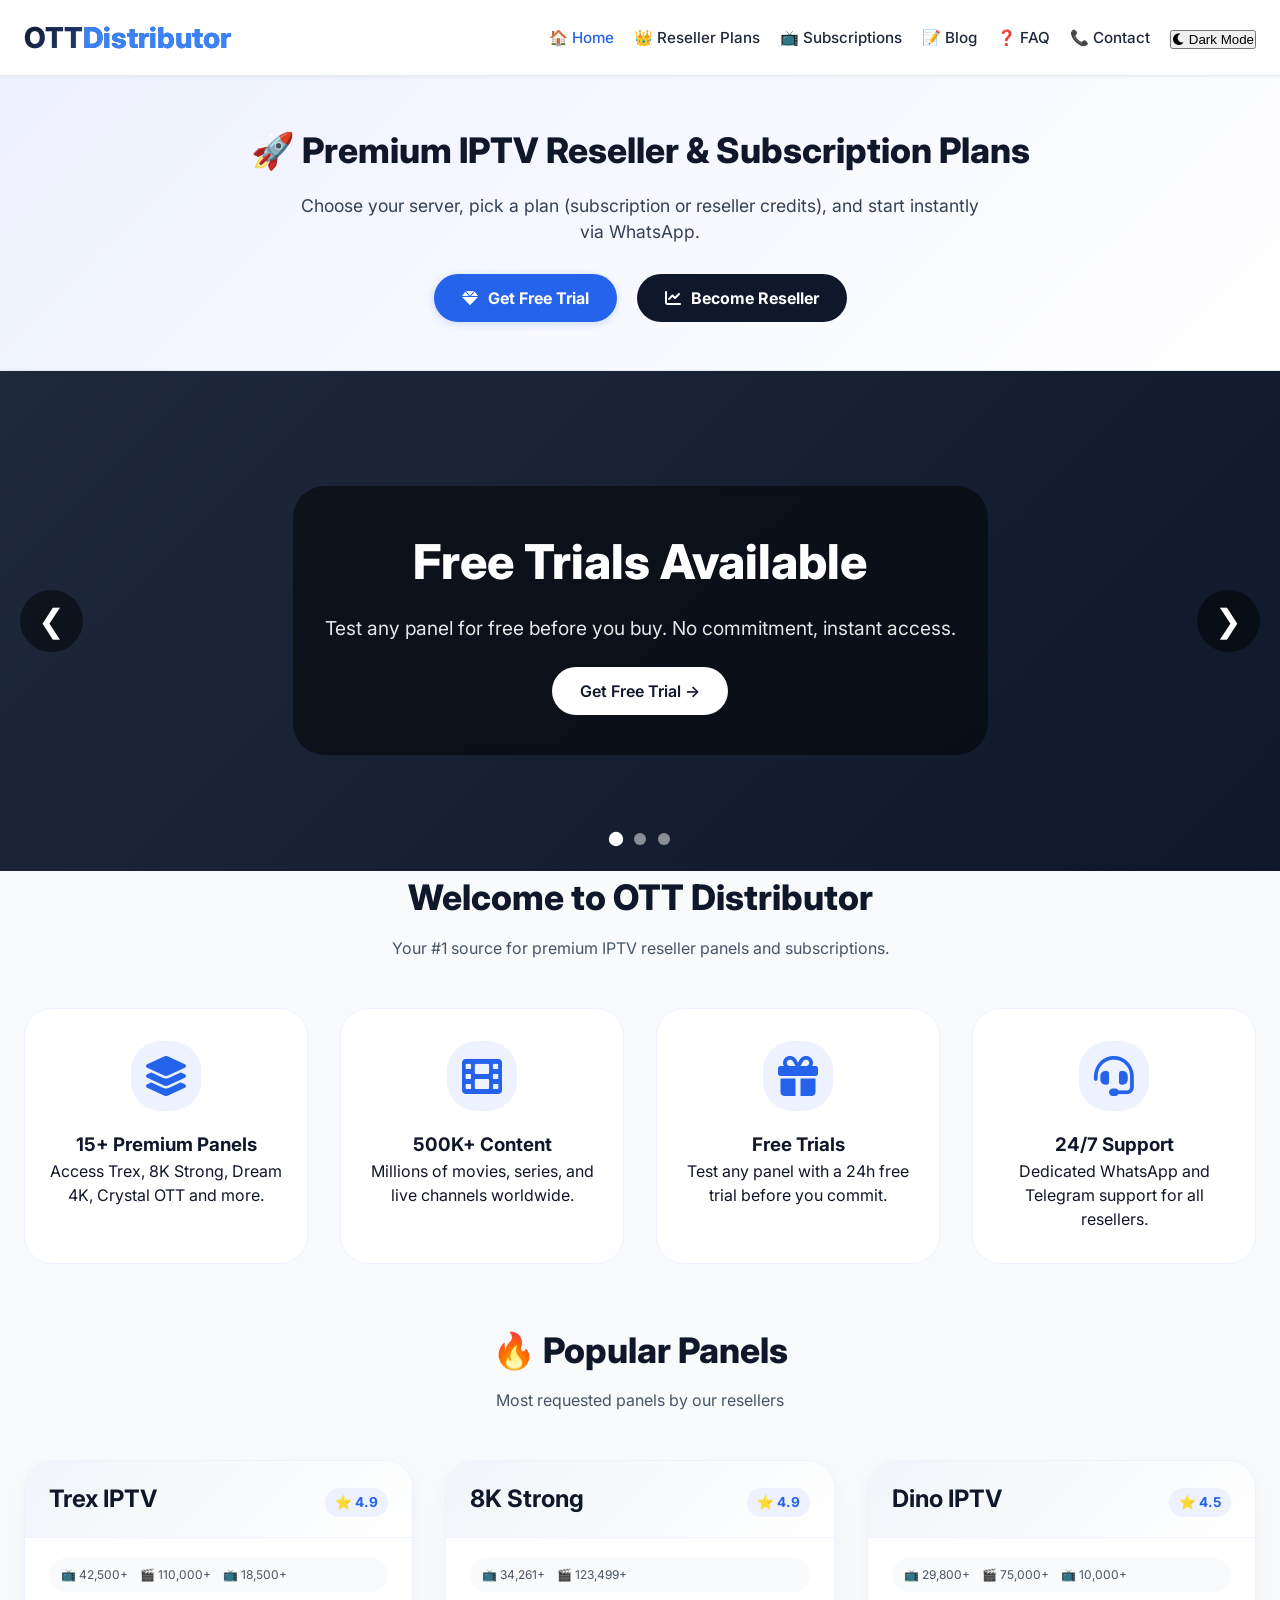
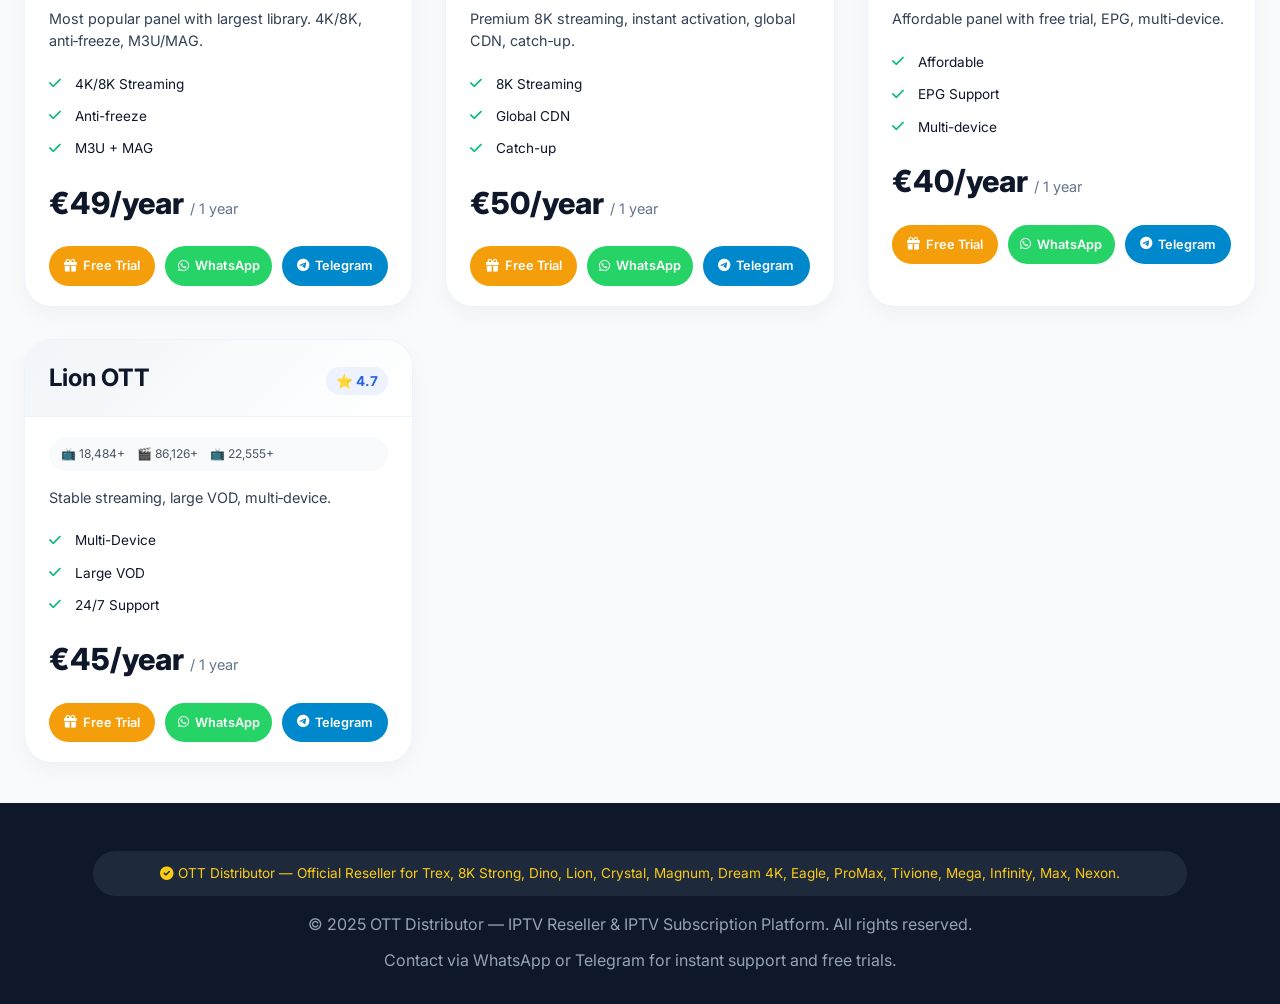
<file: index.html>
<!DOCTYPE html>
<html lang="en">
<head>
  <meta charset="UTF-8">
  <meta name="viewport" content="width=device-width, initial-scale=1.0, viewport-fit=cover">
  <title>OTT Distributor | Home - Premium IPTV Reseller</title>
  <meta name="description" content="OTT Distributor: #1 IPTV Reseller Platform. Trex, 8K Strong, Dream 4K & more. Free trials, wholesale credits, 24/7 support.">
  <link href="https://fonts.googleapis.com/css2?family=Inter:opsz,wght@14..32,300;400;500;600;700;800&display=swap" rel="stylesheet">
  <link rel="stylesheet" href="https://cdnjs.cloudflare.com/ajax/libs/font-awesome/6.0.0-beta3/css/all.min.css">
  <link rel="stylesheet" href="style.css">
  <script src="script.js" defer></script>
</head>
<body>
<header class="header">
  <div class="nav">
    <a href="index.html" class="logo"><span>OTT<span style="color:#3b82f6;">Distributor</span></span></a>
    <button class="mobile-menu-btn" id="mobileMenuBtn"><i class="fas fa-bars"></i></button>
    <ul class="nav-menu" id="navMenu">
      <li><a href="index.html" class="active">🏠 Home</a></li>
      <li><a href="reseller.html">👑 Reseller Plans</a></li>
      <li><a href="subscription.html">📺 Subscriptions</a></li>
      <li><a href="blog.html">📝 Blog</a></li>
      <li><a href="faq.html">❓ FAQ</a></li>
      <li><a href="contact.html">📞 Contact</a></li>
    </ul>
  </div>
</header>

<div id="mobileMenuOverlay" class="mobile-menu-overlay"></div>
<div id="menuBackdrop" class="menu-backdrop"></div>

<div class="info-banner">
  <h2>🚀 Premium IPTV Reseller & Subscription Plans</h2>
  <p>Choose your server, pick a plan (subscription or reseller credits), and start instantly via WhatsApp.</p>
  <div class="banner-buttons">
    <a href="subscription.html" class="btn-primary"><i class="fas fa-gem"></i> Get Free Trial</a>
    <a href="reseller.html" class="btn-secondary"><i class="fas fa-chart-line"></i> Become Reseller</a>
  </div>
</div>

<div class="hero-slideshow" id="heroSlideshow">
  <div class="slide-hero active" style="background-image: linear-gradient(135deg, #1e293b, #0f172a), url('https://picsum.photos/id/104/1920/600'); background-blend-mode: overlay;">
    <div class="slide-content"><h2>Free Trials Available</h2><p>Test any panel for free before you buy. No commitment, instant access.</p><a href="subscription.html" class="btn-light">Get Free Trial →</a></div>
  </div>
  <div class="slide-hero" style="background-image: linear-gradient(135deg, #1e293b, #0f172a), url('https://picsum.photos/id/106/1920/600'); background-blend-mode: overlay;">
    <div class="slide-content"><h2>Reseller Wholesale Plans</h2><p>Buy credits in bulk and earn up to 300% profit. Free reseller dashboard included.</p><a href="reseller.html" class="btn-light">Become a Reseller →</a></div>
  </div>
  <div class="slide-hero" style="background-image: linear-gradient(135deg, #1e293b, #0f172a), url('https://picsum.photos/id/20/1920/600'); background-blend-mode: overlay;">
    <div class="slide-content"><h2>Premium OTT Panels</h2><p>15+ panels, 500K+ content, 4K/8K streaming. Subscribe now and enjoy the best.</p><a href="subscription.html" class="btn-light">View Subscriptions →</a></div>
  </div>
  <button class="prev-slide" id="prevSlide">❮</button>
  <button class="next-slide" id="nextSlide">❯</button>
  <div class="dots-hero" id="dotsHero"></div>
</div>

<div class="container">
  <h2 class="section-title">Welcome to OTT Distributor</h2>
  <p class="section-sub">Your #1 source for premium IPTV reseller panels and subscriptions.</p>
  <div class="features-grid">
    <div class="feature-card"><div class="feature-icon"><i class="fas fa-layer-group"></i></div><h3>15+ Premium Panels</h3><p>Access Trex, 8K Strong, Dream 4K, Crystal OTT and more.</p></div>
    <div class="feature-card"><div class="feature-icon"><i class="fas fa-film"></i></div><h3>500K+ Content</h3><p>Millions of movies, series, and live channels worldwide.</p></div>
    <div class="feature-card"><div class="feature-icon"><i class="fas fa-gift"></i></div><h3>Free Trials</h3><p>Test any panel with a 24h free trial before you commit.</p></div>
    <div class="feature-card"><div class="feature-icon"><i class="fas fa-headset"></i></div><h3>24/7 Support</h3><p>Dedicated WhatsApp and Telegram support for all resellers.</p></div>
  </div>
  <h2 class="section-title">🔥 Popular Panels</h2>
  <p class="section-sub">Most requested panels by our resellers</p>
  <div class="panels-grid" id="featuredPanelsGrid"></div>
</div>

<footer>
  <div class="official-text"><i class="fas fa-check-circle"></i> OTT Distributor — Official Reseller for Trex, 8K Strong, Dino, Lion, Crystal, Magnum, Dream 4K, Eagle, ProMax, Tivione, Mega, Infinity, Max, Nexon.</div>
  <p>© 2025 OTT Distributor — IPTV Reseller & IPTV Subscription Platform. All rights reserved.</p>
  <p style="margin-top:12px;">Contact via WhatsApp or Telegram for instant support and free trials.</p>
</footer>

<script src="panels-data.js"></script>
<script>
  function createSubscriptionCard(p) {
    const trialMsg = `Hello, I would like to request a FREE TRIAL for ${p.name}. Please provide access. Thank you!`;
    return `<div class="panel-card"><div class="card-header"><h3>${p.name} <span class="rating">⭐ ${p.rating}</span></h3></div><div class="card-body"><div class="stats"><span>📺 ${p.channels}</span><span>🎬 ${p.movies}</span>${p.series !== "0" ? `<span>📺 ${p.series}</span>` : ''}</div><div class="description">${p.description}</div><ul class="features">${p.features.map(f => `<li><i class="fas fa-check"></i> ${f}</li>`).join('')}</ul><div class="price">${p.subPrice} <small>/ 1 year</small></div><div class="btn-group"><a href="https://wa.me/212670969192?text=${encodeURIComponent(trialMsg)}" target="_blank" class="btn-trial"><i class="fas fa-gift"></i> Free Trial</a><a href="https://wa.me/212670969192?text=Hello%2C%20I%20want%20to%20subscribe%20to%20${encodeURIComponent(p.name)}%20for%20${encodeURIComponent(p.subPrice)}.%20Please%20send%20payment%20details." target="_blank" class="btn-wa"><i class="fab fa-whatsapp"></i> WhatsApp</a><a href="https://t.me/OTTDistributor?text=Hello%2C%20I%20want%20to%20subscribe%20to%20${encodeURIComponent(p.name)}%20for%20${encodeURIComponent(p.subPrice)}." target="_blank" class="btn-tg"><i class="fab fa-telegram"></i> Telegram</a></div></div></div>`;
  }
  const featuredGrid = document.getElementById('featuredPanelsGrid');
  if (featuredGrid && typeof panels !== 'undefined') {
    featuredGrid.innerHTML = panels.slice(0, 4).map(p => createSubscriptionCard(p)).join('');
  }
</script>
</body>
</html>
</file>
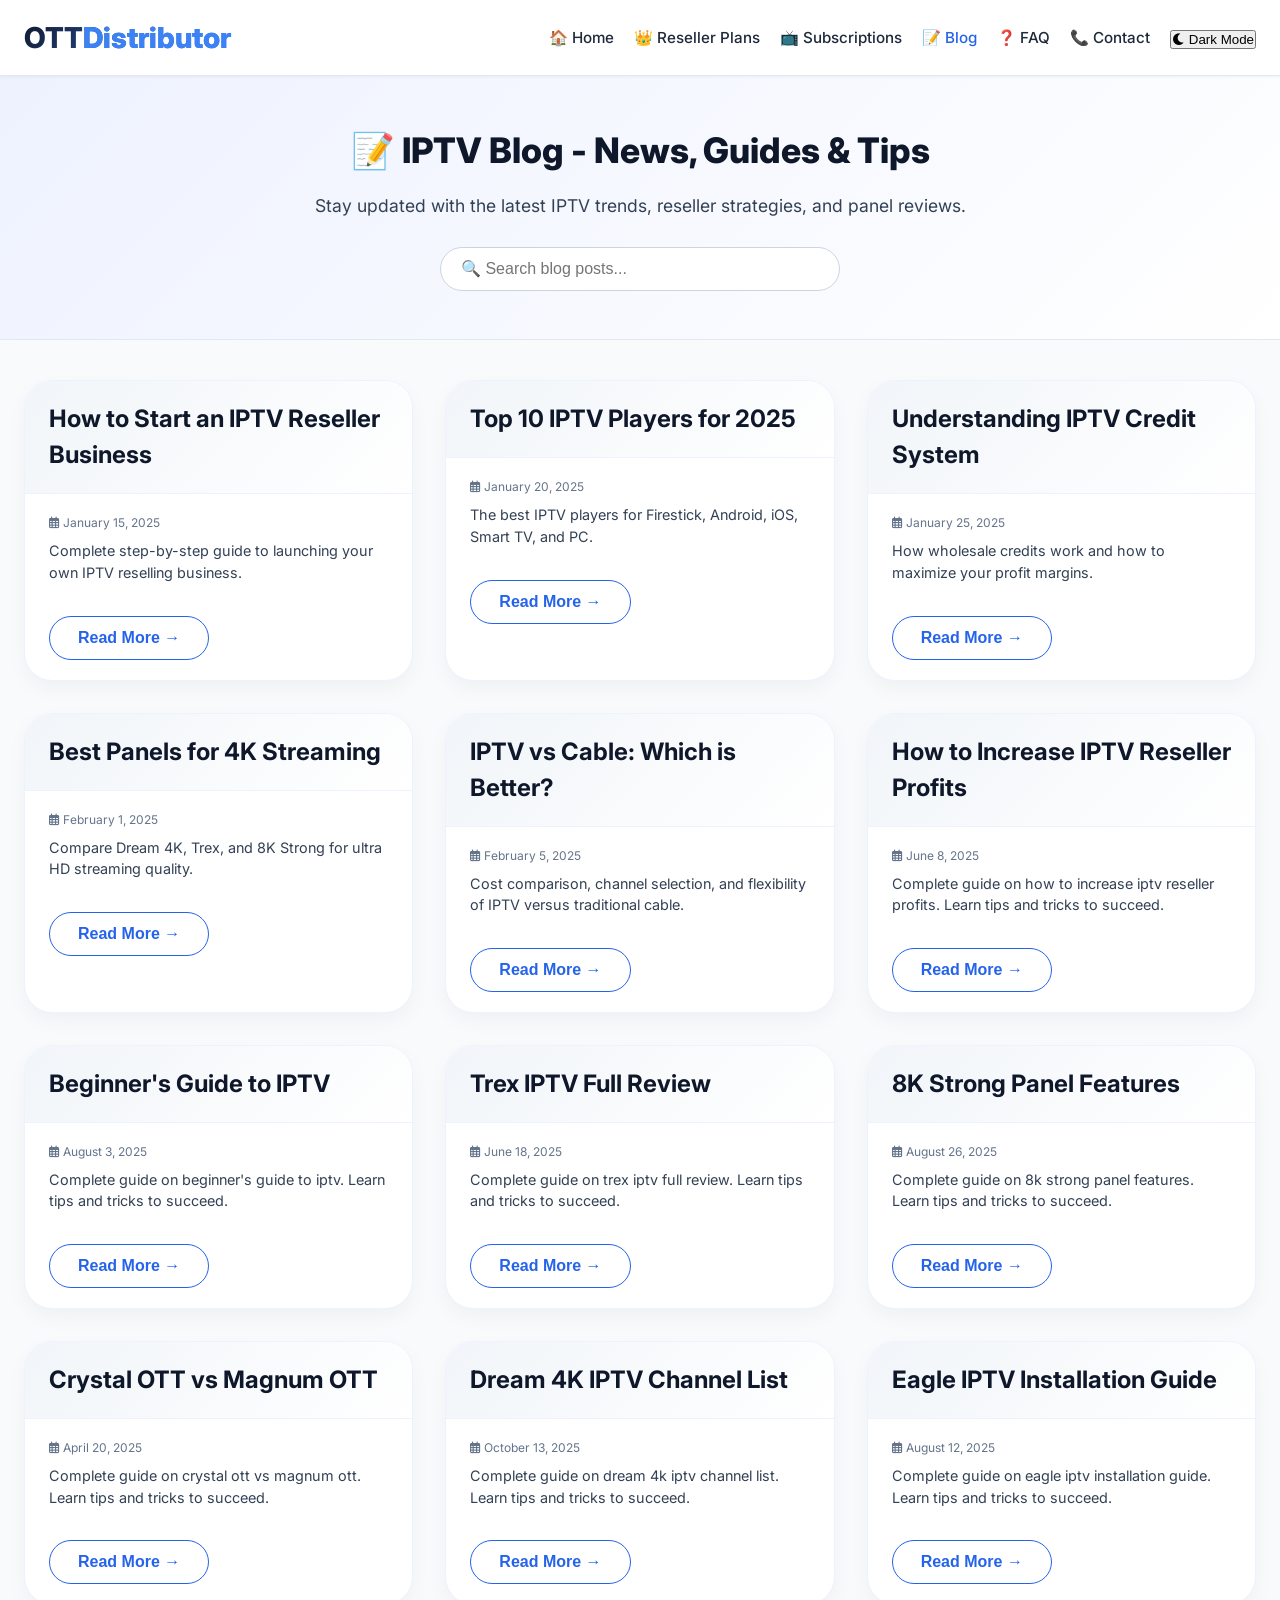
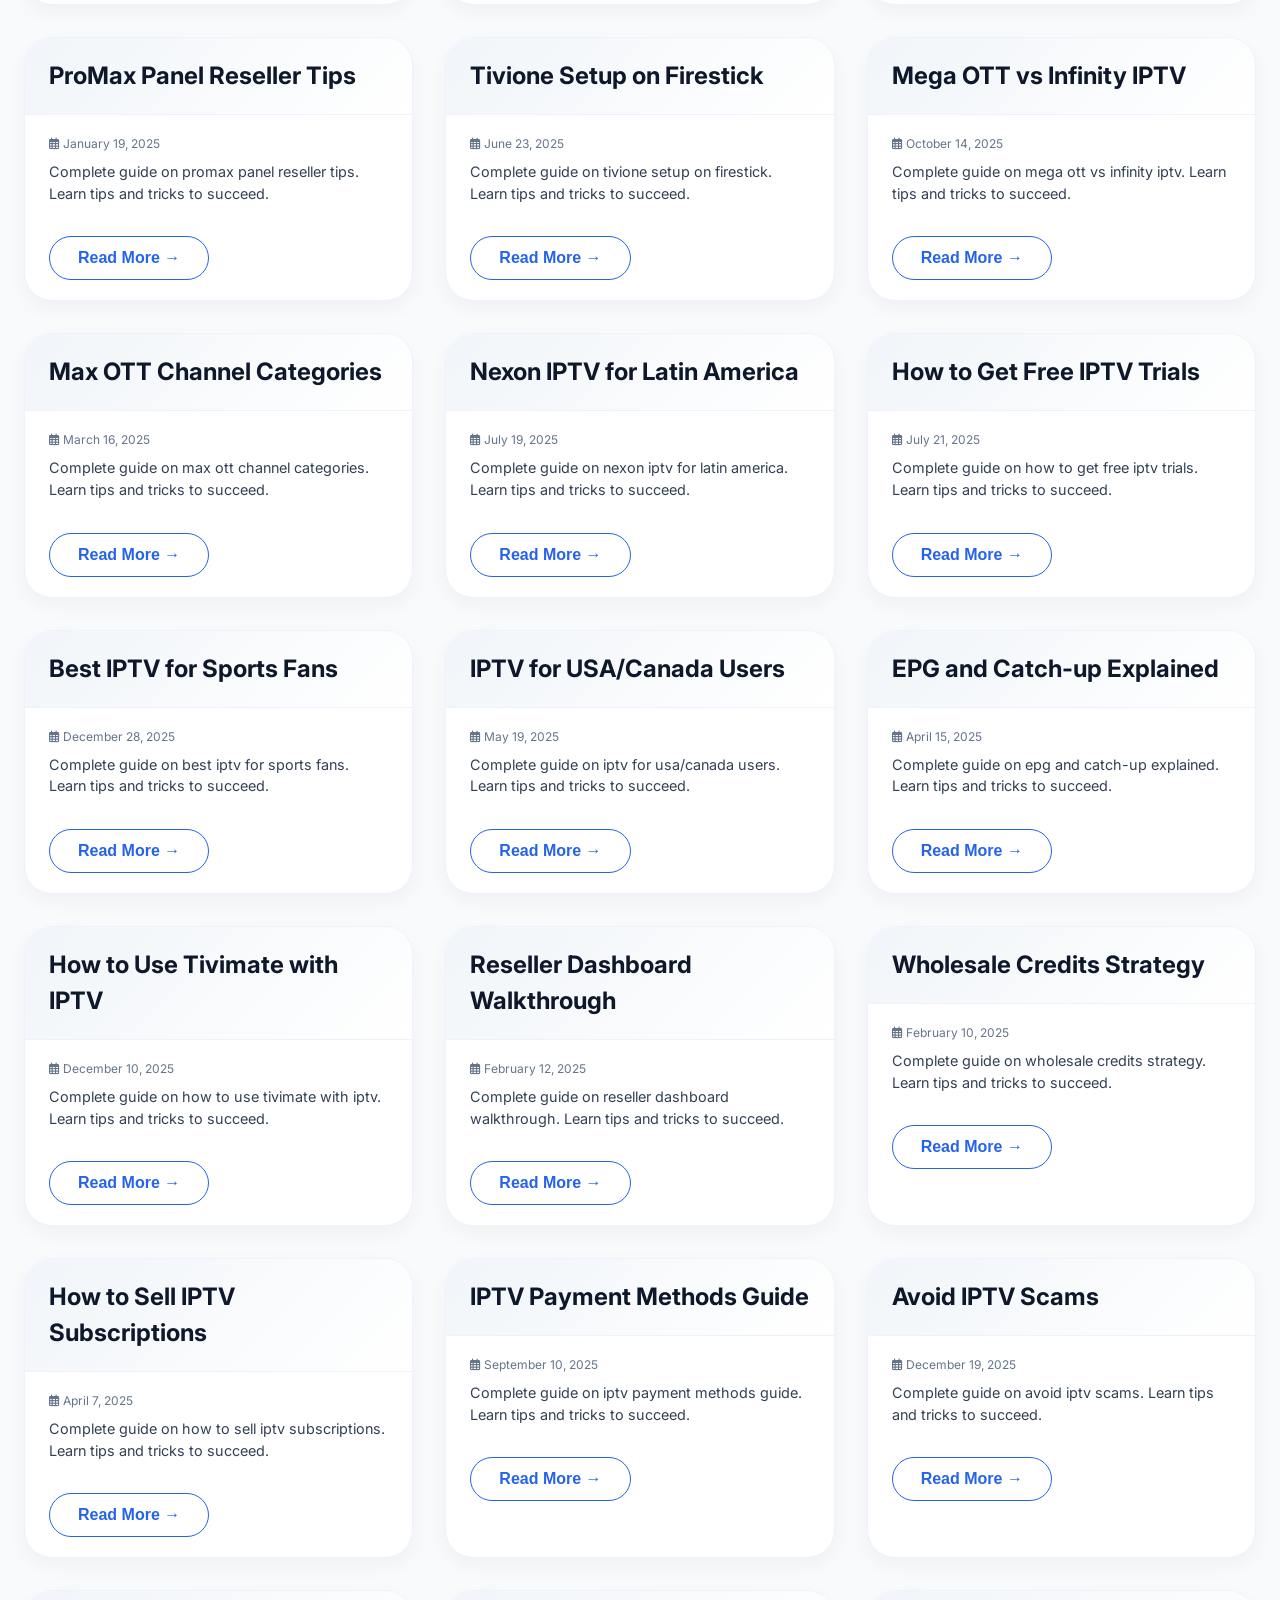
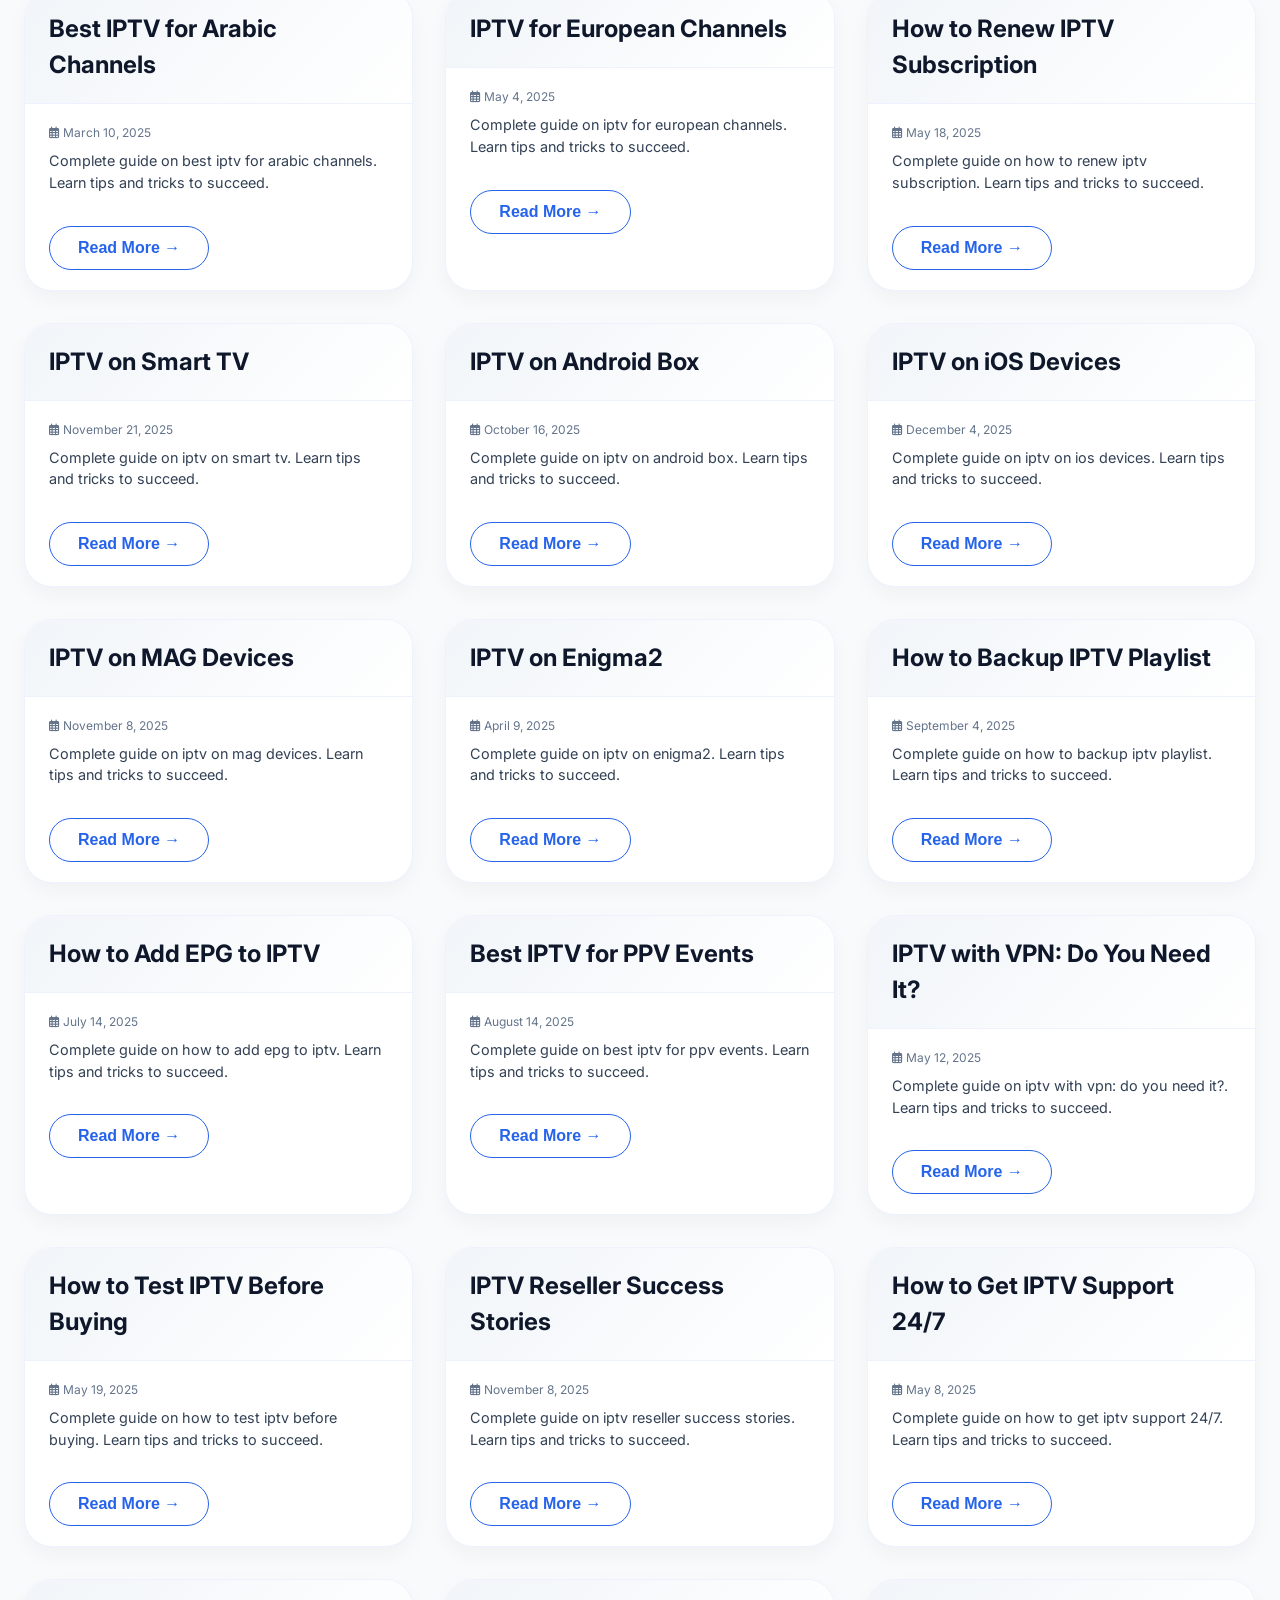
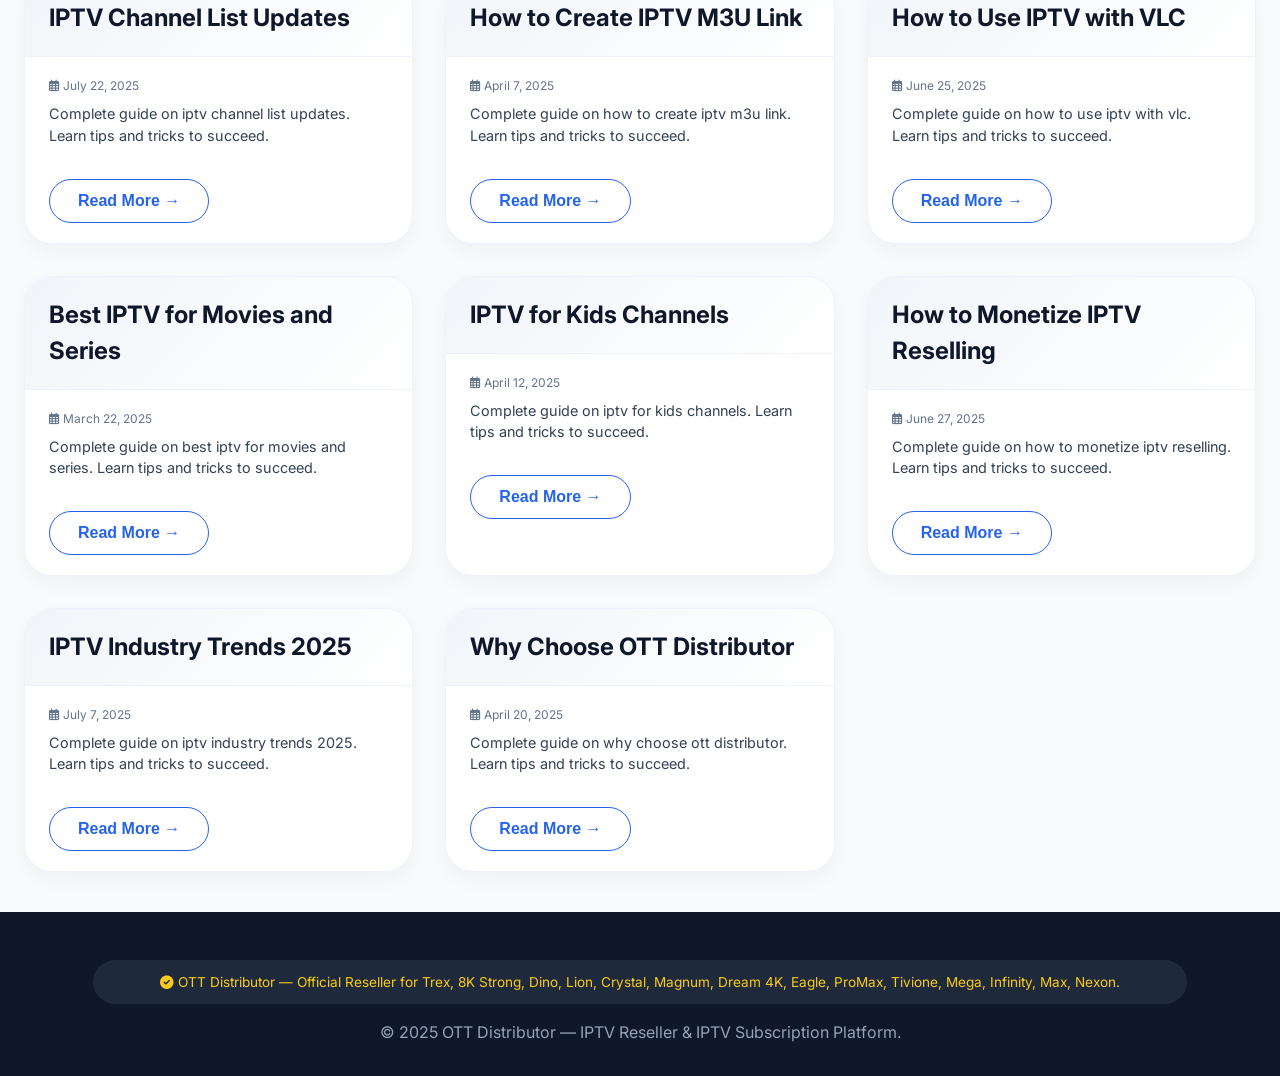
<file: blog.html>
<!DOCTYPE html>
<html lang="en">
<head>
  <meta charset="UTF-8">
  <meta name="viewport" content="width=device-width, initial-scale=1.0">
  <title>OTT Distributor | IPTV Blog - News, Guides & Tips</title>
  <meta name="description" content="Latest IPTV news, reseller guides, panel reviews, and tips to grow your IPTV business. 50+ articles.">
  <link href="https://fonts.googleapis.com/css2?family=Inter:opsz,wght@14..32,300;400;500;600;700;800&display=swap" rel="stylesheet">
  <link rel="stylesheet" href="https://cdnjs.cloudflare.com/ajax/libs/font-awesome/6.0.0-beta3/css/all.min.css">
  <link rel="stylesheet" href="style.css">
  <script src="script.js" defer></script>
</head>
<body>
<header class="header">
  <div class="nav">
    <a href="index.html" class="logo"><span>OTT<span style="color:#3b82f6;">Distributor</span></span></a>
    <button class="mobile-menu-btn" id="mobileMenuBtn"><i class="fas fa-bars"></i></button>
    <ul class="nav-menu" id="navMenu">
      <li><a href="index.html">🏠 Home</a></li>
      <li><a href="reseller.html">👑 Reseller Plans</a></li>
      <li><a href="subscription.html">📺 Subscriptions</a></li>
      <li><a href="blog.html" class="active">📝 Blog</a></li>
      <li><a href="faq.html">❓ FAQ</a></li>
      <li><a href="contact.html">📞 Contact</a></li>
    </ul>
  </div>
</header>

<div id="mobileMenuOverlay" class="mobile-menu-overlay"></div>
<div id="menuBackdrop" class="menu-backdrop"></div>

<div class="info-banner">
  <h2>📝 IPTV Blog - News, Guides & Tips</h2>
  <p>Stay updated with the latest IPTV trends, reseller strategies, and panel reviews.</p>
  <div class="search-bar">
    <input type="text" id="blogSearch" placeholder="🔍 Search blog posts...">
  </div>
</div>

<div class="container">
  <div class="panels-grid" id="blogGrid"></div>
</div>

<!-- Blog Modal for reading full posts -->
<div id="blogModal" class="blog-modal">
  <div class="blog-modal-content">
    <span class="blog-modal-close">&times;</span>
    <h3 id="modalTitle"></h3>
    <div class="blog-modal-date" id="modalDate"></div>
    <div class="blog-modal-body" id="modalBody"></div>
  </div>
</div>

<footer>
  <div class="official-text"><i class="fas fa-check-circle"></i> OTT Distributor — Official Reseller for Trex, 8K Strong, Dino, Lion, Crystal, Magnum, Dream 4K, Eagle, ProMax, Tivione, Mega, Infinity, Max, Nexon.</div>
  <p>© 2025 OTT Distributor — IPTV Reseller & IPTV Subscription Platform.</p>
</footer>

<script src="blog-data.js"></script>
<script>
  function renderBlogPosts(posts) {
    const grid = document.getElementById('blogGrid');
    if (!grid) return;
    grid.innerHTML = posts.map((post, idx) => `
      <div class="panel-card">
        <div class="card-header"><h3>${post.title}</h3></div>
        <div class="card-body">
          <p style="color:#64748b; font-size:0.75rem; margin-bottom:8px;"><i class="far fa-calendar-alt"></i> ${post.date}</p>
          <div class="description">${post.preview}</div>
          <button class="btn-outline read-more-btn" data-index="${idx}" style="margin-top:16px; display:inline-block;">Read More →</button>
        </div>
      </div>
    `).join('');
  }

  renderBlogPosts(blogPosts);

  // Search functionality
  const searchInput = document.getElementById('blogSearch');
  if (searchInput) {
    searchInput.addEventListener('input', (e) => {
      const term = e.target.value.toLowerCase();
      const filtered = blogPosts.filter(post => post.title.toLowerCase().includes(term));
      renderBlogPosts(filtered);
    });
  }

  // Modal logic
  const modal = document.getElementById('blogModal');
  const modalTitle = document.getElementById('modalTitle');
  const modalDate = document.getElementById('modalDate');
  const modalBody = document.getElementById('modalBody');
  const closeModal = document.querySelector('.blog-modal-close');
  function openBlogPost(index) {
    const post = blogPosts[index];
    modalTitle.innerText = post.title;
    modalDate.innerText = post.date;
    modalBody.innerHTML = post.fullContent;
    modal.style.display = 'flex';
  }
  document.addEventListener('click', (e) => {
    if (e.target.classList.contains('read-more-btn')) {
      const idx = e.target.getAttribute('data-index');
      if (idx !== null) openBlogPost(parseInt(idx));
    }
  });
  if (closeModal) closeModal.onclick = () => modal.style.display = 'none';
  window.onclick = (event) => { if (event.target === modal) modal.style.display = 'none'; };
</script>
</body>
</html>
</file>
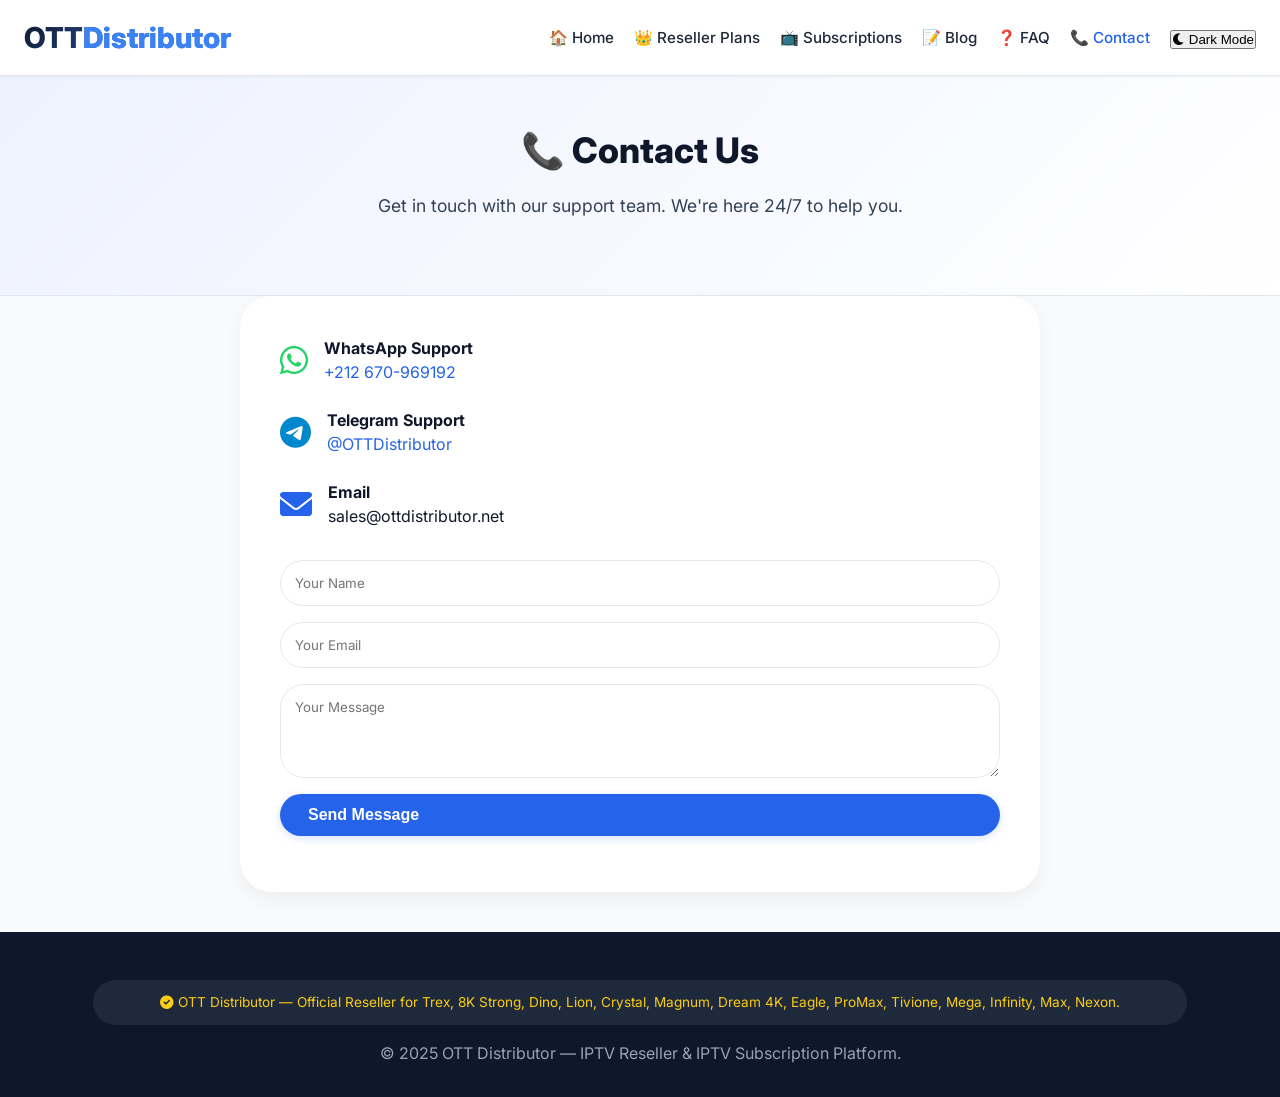
<file: contact.html>
<!DOCTYPE html>
<html lang="en">
<head>
  <meta charset="UTF-8">
  <meta name="viewport" content="width=device-width, initial-scale=1.0">
  <title>OTT Distributor | Contact Us</title>
  <meta name="description" content="Contact OTT Distributor via WhatsApp, Telegram, or email. We're here 24/7 to help you with IPTV reselling and subscriptions.">
  <link href="https://fonts.googleapis.com/css2?family=Inter:opsz,wght@14..32,300;400;500;600;700;800&display=swap" rel="stylesheet">
  <link rel="stylesheet" href="https://cdnjs.cloudflare.com/ajax/libs/font-awesome/6.0.0-beta3/css/all.min.css">
  <link rel="stylesheet" href="style.css">
  <script src="script.js" defer></script>
</head>
<body>
<header class="header">
  <div class="nav">
    <a href="index.html" class="logo"><span>OTT<span style="color:#3b82f6;">Distributor</span></span></a>
    <button class="mobile-menu-btn" id="mobileMenuBtn"><i class="fas fa-bars"></i></button>
    <ul class="nav-menu" id="navMenu">
      <li><a href="index.html">🏠 Home</a></li>
      <li><a href="reseller.html">👑 Reseller Plans</a></li>
      <li><a href="subscription.html">📺 Subscriptions</a></li>
      <li><a href="blog.html">📝 Blog</a></li>
      <li><a href="faq.html">❓ FAQ</a></li>
      <li><a href="contact.html" class="active">📞 Contact</a></li>
    </ul>
  </div>
</header>

<div id="mobileMenuOverlay" class="mobile-menu-overlay"></div>
<div id="menuBackdrop" class="menu-backdrop"></div>

<div class="info-banner">
  <h2>📞 Contact Us</h2>
  <p>Get in touch with our support team. We're here 24/7 to help you.</p>
</div>

<div class="container">
  <div class="contact-card">
    <div class="contact-info">
      <div class="contact-item"><i class="fab fa-whatsapp fa-2x" style="color:#25D366;"></i><div><strong>WhatsApp Support</strong><br><a href="https://wa.me/212670969192" target="_blank">+212 670-969192</a></div></div>
      <div class="contact-item"><i class="fab fa-telegram fa-2x" style="color:#0088cc;"></i><div><strong>Telegram Support</strong><br><a href="https://t.me/OTTDistributor" target="_blank">@OTTDistributor</a></div></div>
      <div class="contact-item"><i class="fas fa-envelope fa-2x" style="color:#2563eb;"></i><div><strong>Email</strong><br>sales@ottdistributor.net</div></div>
    </div>
    <form class="contact-form" id="contactForm">
      <input type="text" placeholder="Your Name" required>
      <input type="email" placeholder="Your Email" required>
      <textarea rows="4" placeholder="Your Message"></textarea>
      <button type="submit" class="btn-primary" style="width:100%;">Send Message</button>
    </form>
    <div id="contactFormMessage" style="margin-top:16px; text-align:center;"></div>
  </div>
</div>

<footer>
  <div class="official-text"><i class="fas fa-check-circle"></i> OTT Distributor — Official Reseller for Trex, 8K Strong, Dino, Lion, Crystal, Magnum, Dream 4K, Eagle, ProMax, Tivione, Mega, Infinity, Max, Nexon.</div>
  <p>© 2025 OTT Distributor — IPTV Reseller & IPTV Subscription Platform.</p>
</footer>
</body>
</html>
</file>
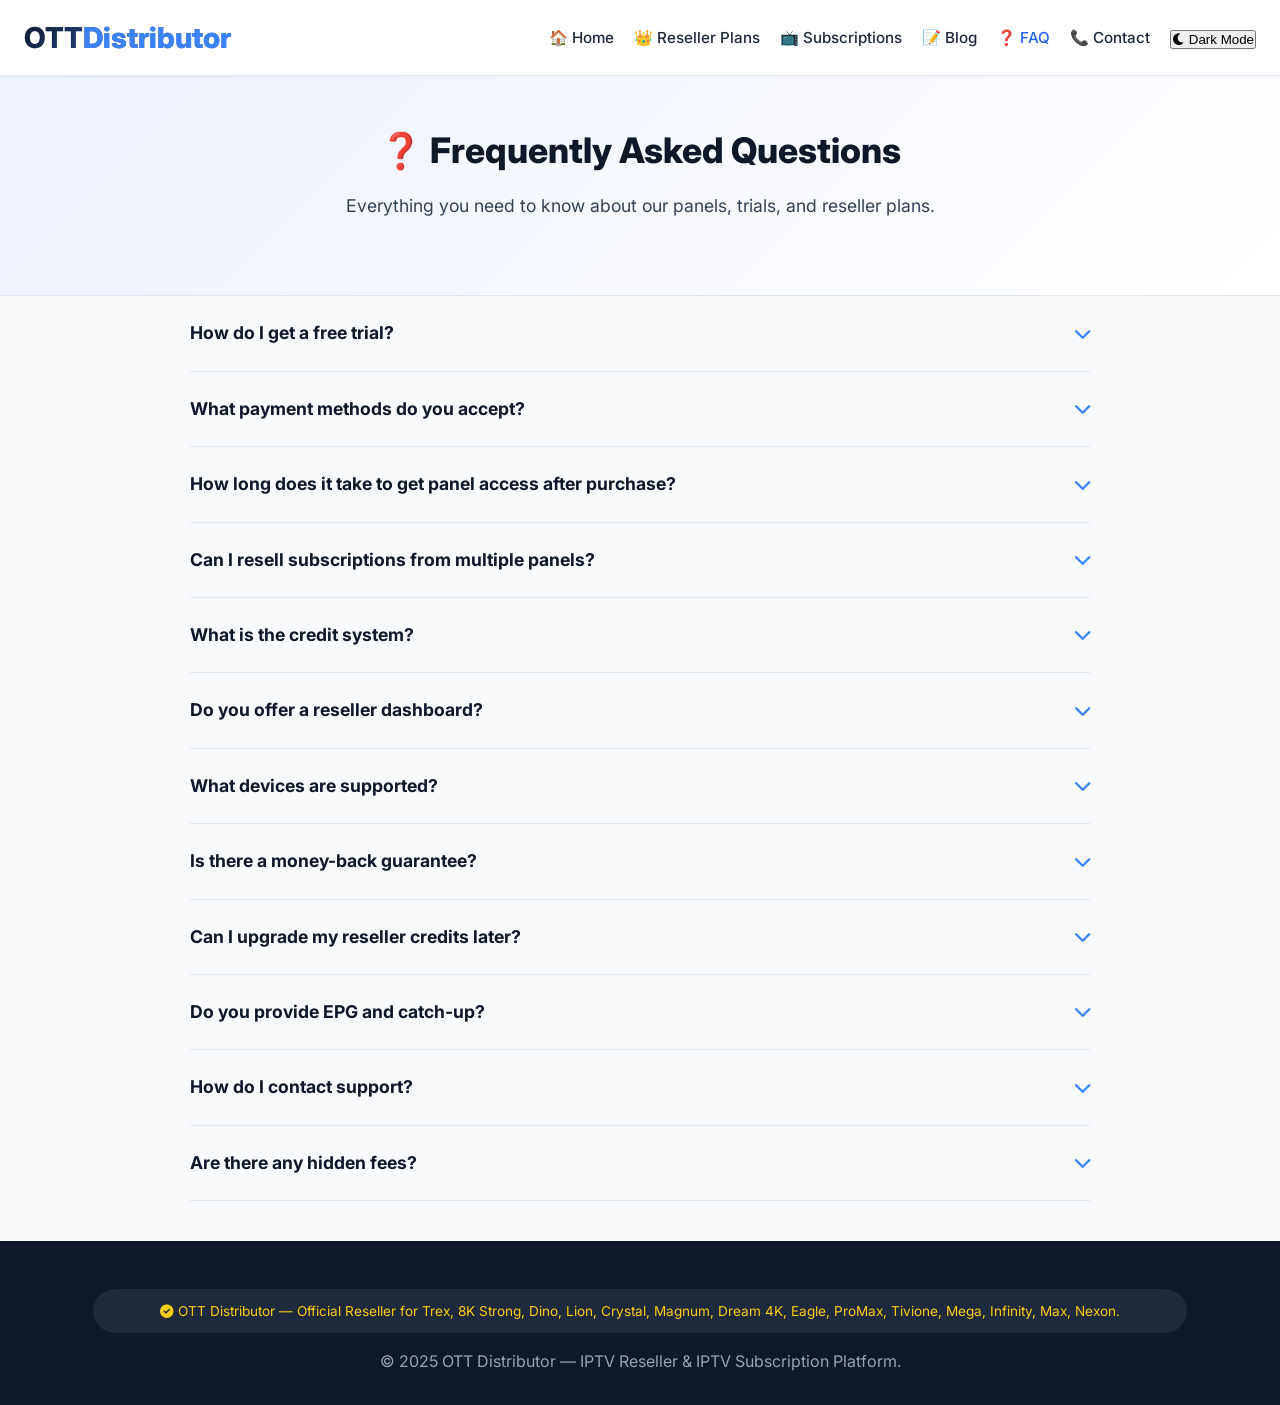
<file: faq.html>
<!DOCTYPE html>
<html lang="en">
<head>
  <meta charset="UTF-8">
  <meta name="viewport" content="width=device-width, initial-scale=1.0">
  <title>OTT Distributor | Frequently Asked Questions</title>
  <meta name="description" content="Find answers to common questions about IPTV reselling, free trials, payments, and more.">
  <link href="https://fonts.googleapis.com/css2?family=Inter:opsz,wght@14..32,300;400;500;600;700;800&display=swap" rel="stylesheet">
  <link rel="stylesheet" href="https://cdnjs.cloudflare.com/ajax/libs/font-awesome/6.0.0-beta3/css/all.min.css">
  <link rel="stylesheet" href="style.css">
  <script src="script.js" defer></script>
</head>
<body>
<header class="header">
  <div class="nav">
    <a href="index.html" class="logo"><span>OTT<span style="color:#3b82f6;">Distributor</span></span></a>
    <button class="mobile-menu-btn" id="mobileMenuBtn"><i class="fas fa-bars"></i></button>
    <ul class="nav-menu" id="navMenu">
      <li><a href="index.html">🏠 Home</a></li>
      <li><a href="reseller.html">👑 Reseller Plans</a></li>
      <li><a href="subscription.html">📺 Subscriptions</a></li>
      <li><a href="blog.html">📝 Blog</a></li>
      <li><a href="faq.html" class="active">❓ FAQ</a></li>
      <li><a href="contact.html">📞 Contact</a></li>
    </ul>
  </div>
</header>

<div id="mobileMenuOverlay" class="mobile-menu-overlay"></div>
<div id="menuBackdrop" class="menu-backdrop"></div>

<div class="info-banner">
  <h2>❓ Frequently Asked Questions</h2>
  <p>Everything you need to know about our panels, trials, and reseller plans.</p>
</div>

<div class="container">
  <div class="faq-grid" id="faqContainer"></div>
</div>

<footer>
  <div class="official-text"><i class="fas fa-check-circle"></i> OTT Distributor — Official Reseller for Trex, 8K Strong, Dino, Lion, Crystal, Magnum, Dream 4K, Eagle, ProMax, Tivione, Mega, Infinity, Max, Nexon.</div>
  <p>© 2025 OTT Distributor — IPTV Reseller & IPTV Subscription Platform.</p>
</footer>

<script src="faq-data.js"></script>
<script>
  const faqContainer = document.getElementById('faqContainer');
  if (faqContainer && typeof faqData !== 'undefined') {
    faqContainer.innerHTML = faqData.map((item, idx) => `
      <div class="faq-item">
        <div class="faq-question" data-idx="${idx}"><span>${item.q}</span><i class="fas fa-chevron-down"></i></div>
        <div class="faq-answer" id="faqAns${idx}">${item.a}</div>
      </div>
    `).join('');
  }
</script>
</body>
</html>
</file>
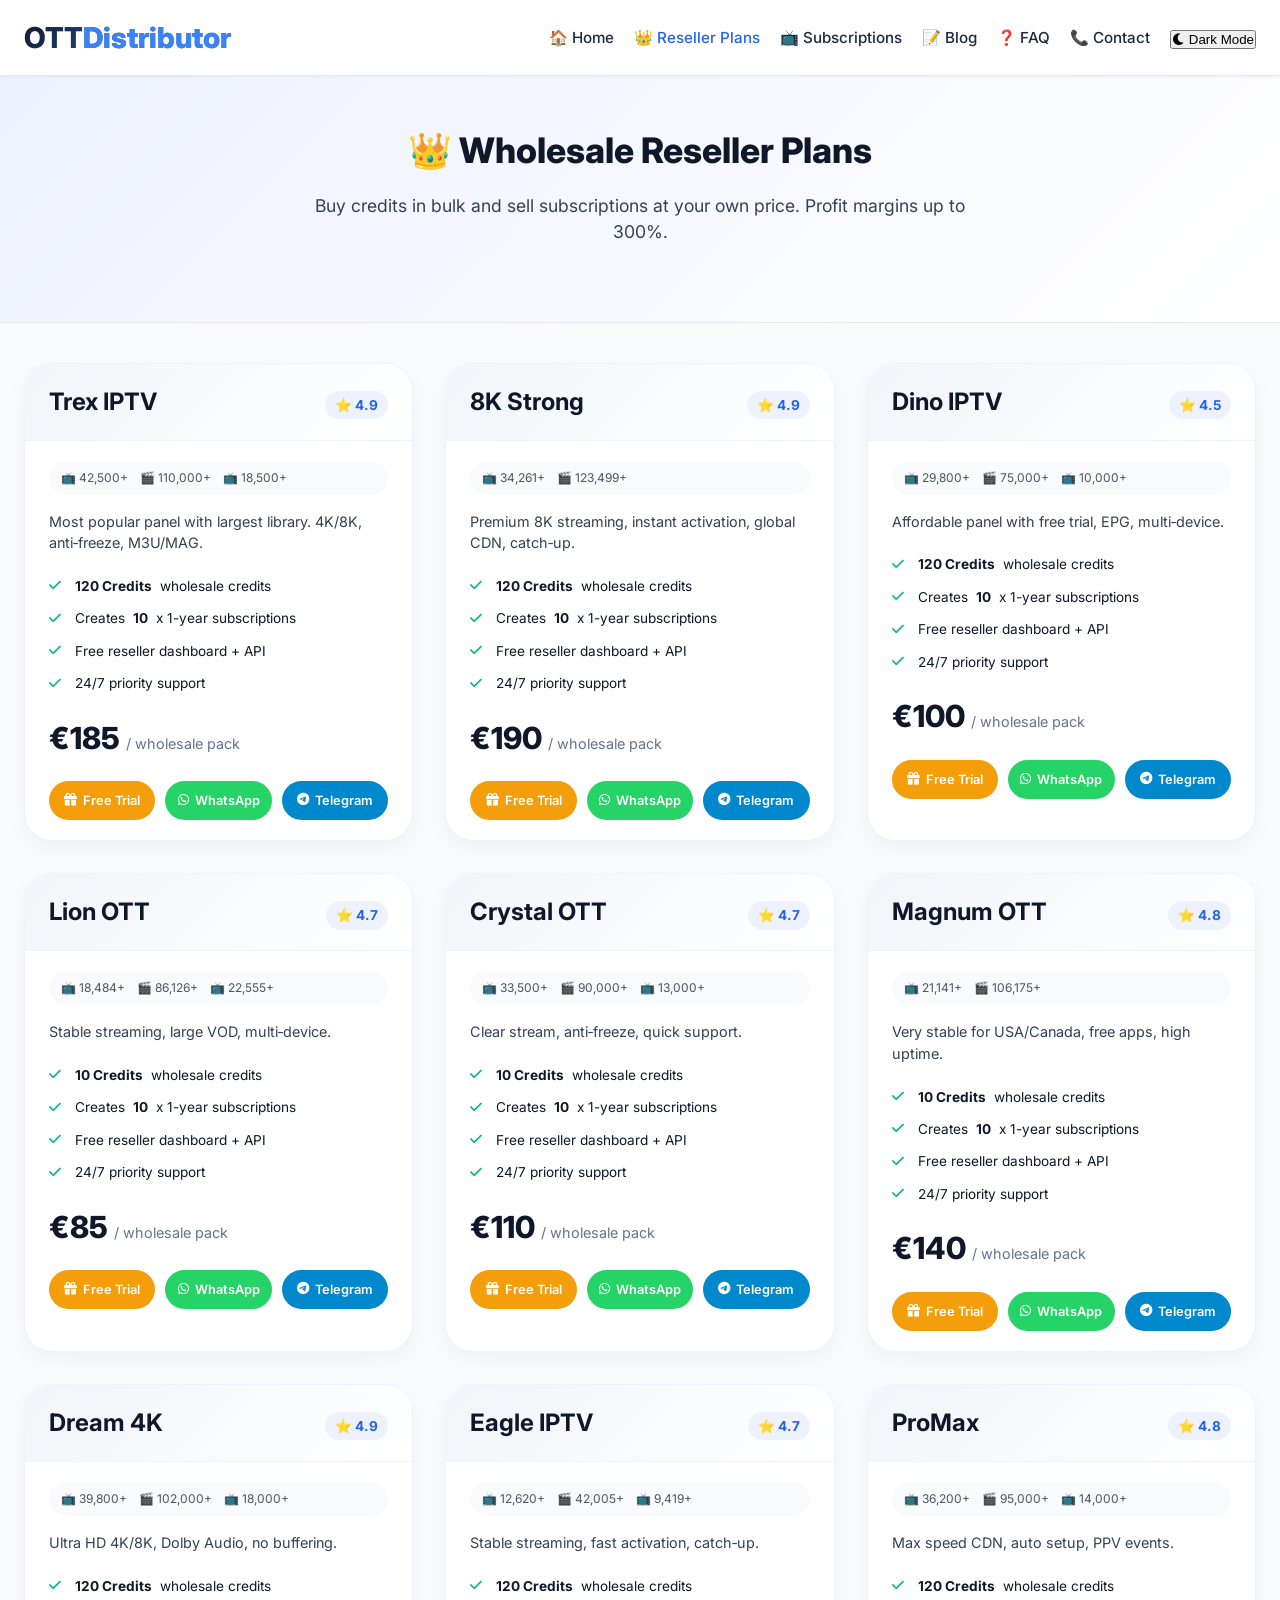
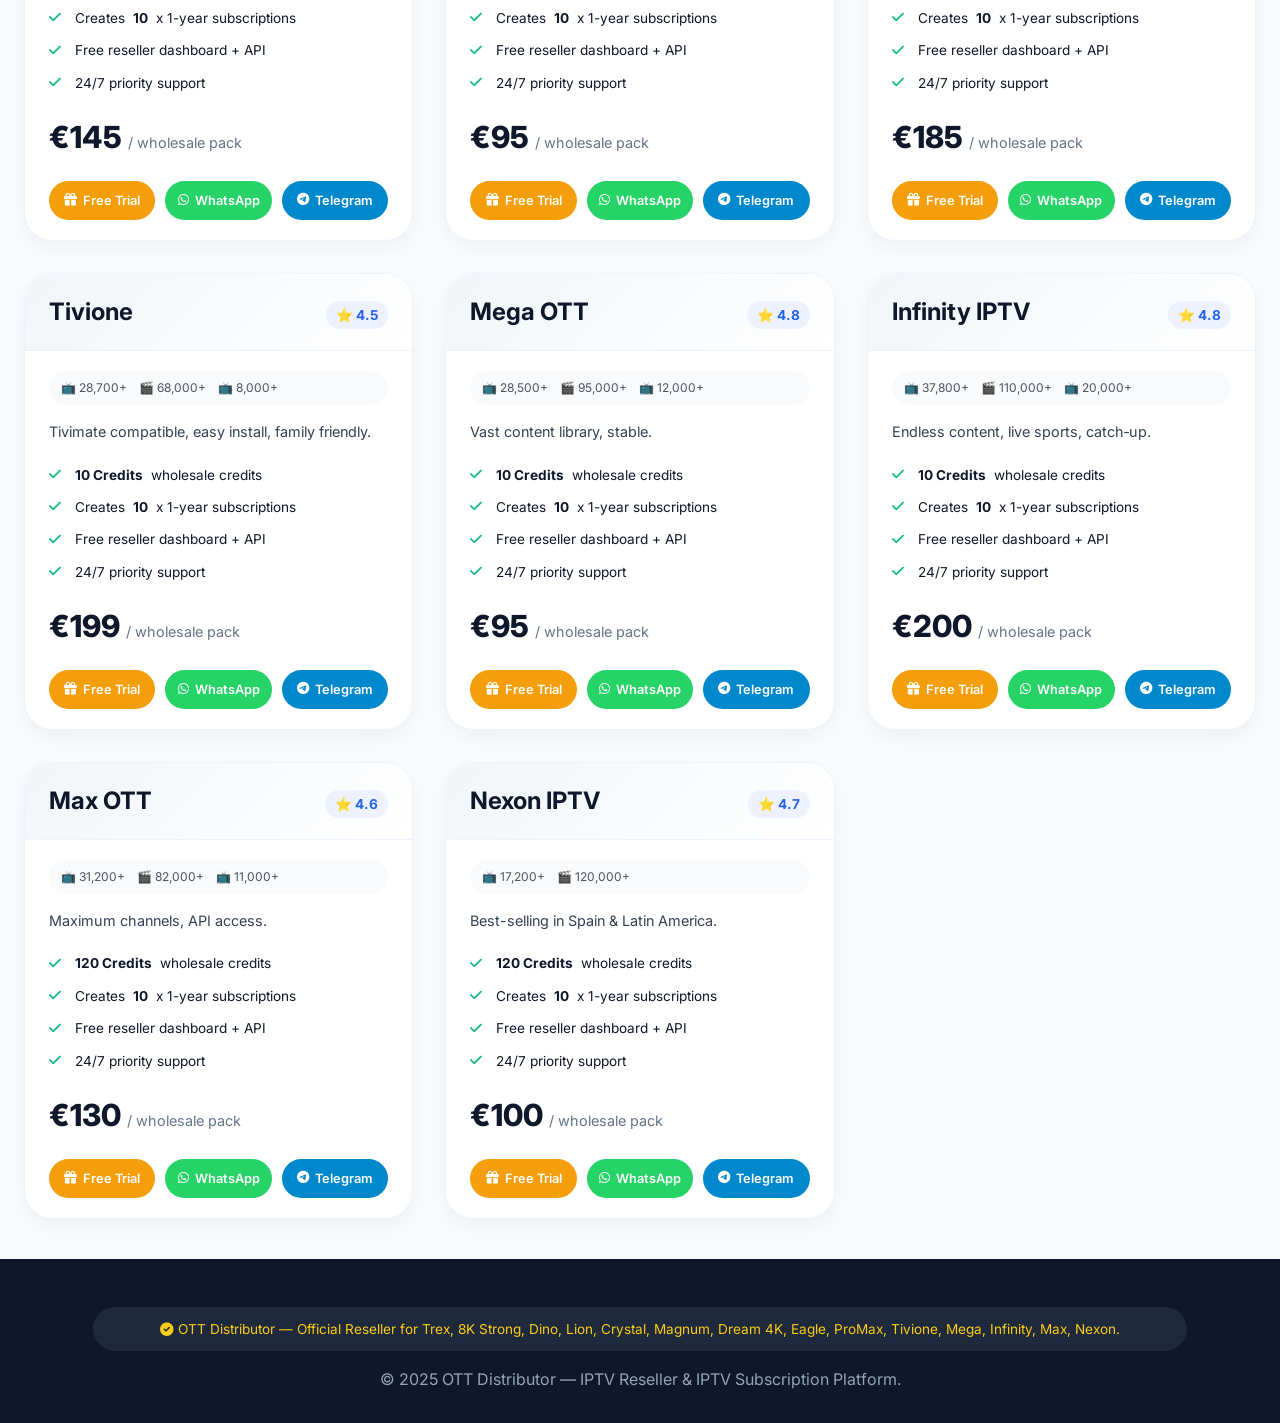
<file: reseller.html>
<!DOCTYPE html>
<html lang="en">
<head>
  <meta charset="UTF-8">
  <meta name="viewport" content="width=device-width, initial-scale=1.0">
  <title>OTT Distributor | Reseller Wholesale Plans</title>
  <meta name="description" content="Become an IPTV reseller with OTT Distributor. Buy wholesale credits for Trex, 8K Strong, Dream 4K and more. Profit margins up to 300%.">
  <link href="https://fonts.googleapis.com/css2?family=Inter:opsz,wght@14..32,300;400;500;600;700;800&display=swap" rel="stylesheet">
  <link rel="stylesheet" href="https://cdnjs.cloudflare.com/ajax/libs/font-awesome/6.0.0-beta3/css/all.min.css">
  <link rel="stylesheet" href="style.css">
  <script src="script.js" defer></script>
</head>
<body>
<header class="header">
  <div class="nav">
    <a href="index.html" class="logo"><span>OTT<span style="color:#3b82f6;">Distributor</span></span></a>
    <button class="mobile-menu-btn" id="mobileMenuBtn"><i class="fas fa-bars"></i></button>
    <ul class="nav-menu" id="navMenu">
      <li><a href="index.html">🏠 Home</a></li>
      <li><a href="reseller.html" class="active">👑 Reseller Plans</a></li>
      <li><a href="subscription.html">📺 Subscriptions</a></li>
      <li><a href="blog.html">📝 Blog</a></li>
      <li><a href="faq.html">❓ FAQ</a></li>
      <li><a href="contact.html">📞 Contact</a></li>
    </ul>
  </div>
</header>

<div id="mobileMenuOverlay" class="mobile-menu-overlay"></div>
<div id="menuBackdrop" class="menu-backdrop"></div>

<div class="info-banner">
  <h2>👑 Wholesale Reseller Plans</h2>
  <p>Buy credits in bulk and sell subscriptions at your own price. Profit margins up to 300%.</p>
</div>

<div class="container">
  <div class="panels-grid" id="resellerGrid"></div>
</div>

<footer>
  <div class="official-text"><i class="fas fa-check-circle"></i> OTT Distributor — Official Reseller for Trex, 8K Strong, Dino, Lion, Crystal, Magnum, Dream 4K, Eagle, ProMax, Tivione, Mega, Infinity, Max, Nexon.</div>
  <p>© 2025 OTT Distributor — IPTV Reseller & IPTV Subscription Platform.</p>
</footer>

<script src="panels-data.js"></script>
<script>
  function createResellerCard(p) {
    let subsCount = p.creditRule.includes("1 credit") ? parseInt(p.resellerCredits) : parseInt(p.resellerCredits)/12;
    const trialMsg = `Hello, I would like to request a FREE TRIAL / demo access for the reseller panel of ${p.name}. Please provide access. Thank you!`;
    return `<div class="panel-card"><div class="card-header"><h3>${p.name} <span class="rating">⭐ ${p.rating}</span></h3></div><div class="card-body"><div class="stats"><span>📺 ${p.channels}</span><span>🎬 ${p.movies}</span>${p.series !== "0" ? `<span>📺 ${p.series}</span>` : ''}</div><div class="description">${p.description}</div><ul class="features"><li><i class="fas fa-check"></i> <strong>${p.resellerCredits}</strong> wholesale credits</li><li><i class="fas fa-check"></i> Creates <strong>${subsCount}</strong> x 1-year subscriptions</li><li><i class="fas fa-check"></i> Free reseller dashboard + API</li><li><i class="fas fa-check"></i> 24/7 priority support</li></ul><div class="price">${p.resellerPrice} <small>/ wholesale pack</small></div><div class="btn-group"><a href="https://wa.me/212670969192?text=${encodeURIComponent(trialMsg)}" target="_blank" class="btn-trial"><i class="fas fa-gift"></i> Free Trial</a><a href="https://wa.me/212670969192?text=Hello%2C%20I%20want%20to%20become%20a%20reseller%20for%20${encodeURIComponent(p.name)}.%20Reseller%20pack%3A%20${encodeURIComponent(p.resellerCredits)}%20for%20${encodeURIComponent(p.resellerPrice)}.%20Please%20send%20details." target="_blank" class="btn-wa"><i class="fab fa-whatsapp"></i> WhatsApp</a><a href="https://t.me/OTTDistributor?text=Hello%2C%20I%20want%20to%20become%20a%20reseller%20for%20${encodeURIComponent(p.name)}.%20Reseller%20pack%3A%20${encodeURIComponent(p.resellerCredits)}%20for%20${encodeURIComponent(p.resellerPrice)}." target="_blank" class="btn-tg"><i class="fab fa-telegram"></i> Telegram</a></div></div></div>`;
  }
  const resellerGrid = document.getElementById('resellerGrid');
  if (resellerGrid && typeof panels !== 'undefined') {
    resellerGrid.innerHTML = panels.map(p => createResellerCard(p)).join('');
  }
</script>
</body>
</html>
</file>
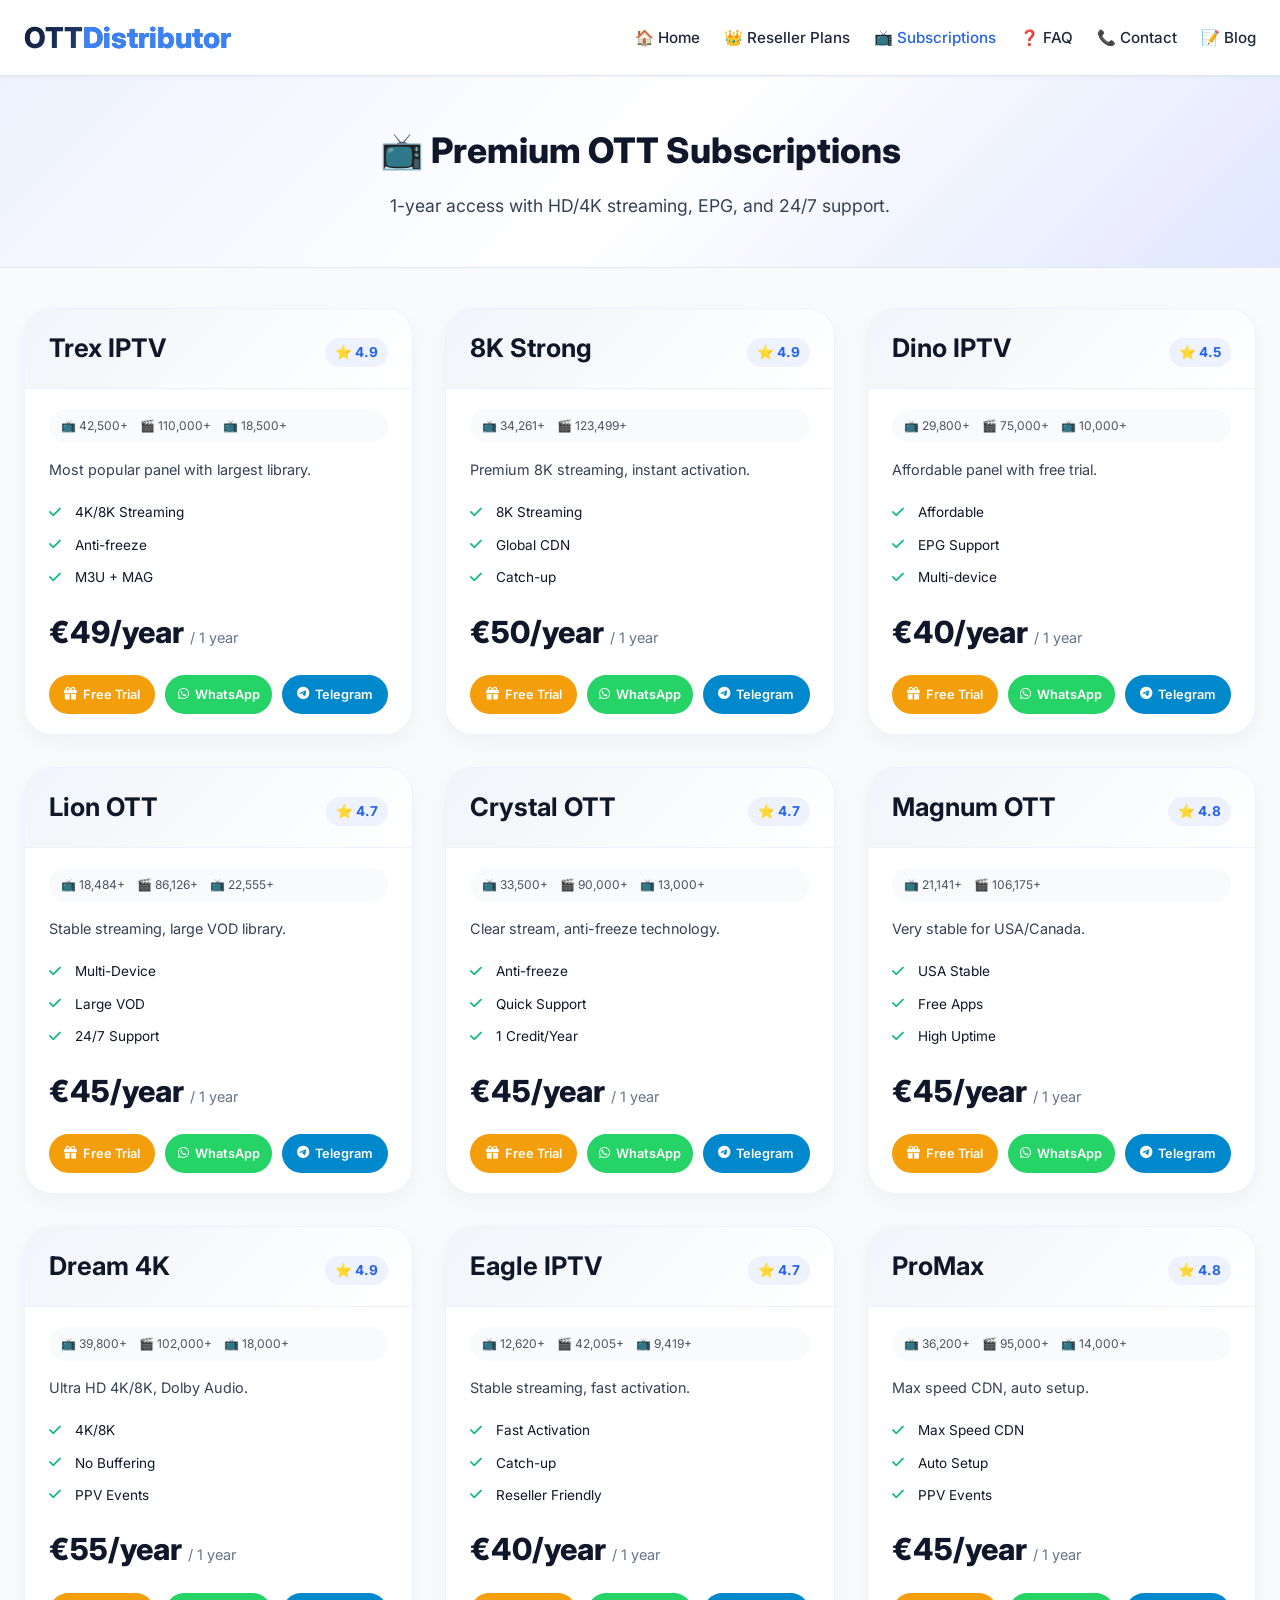
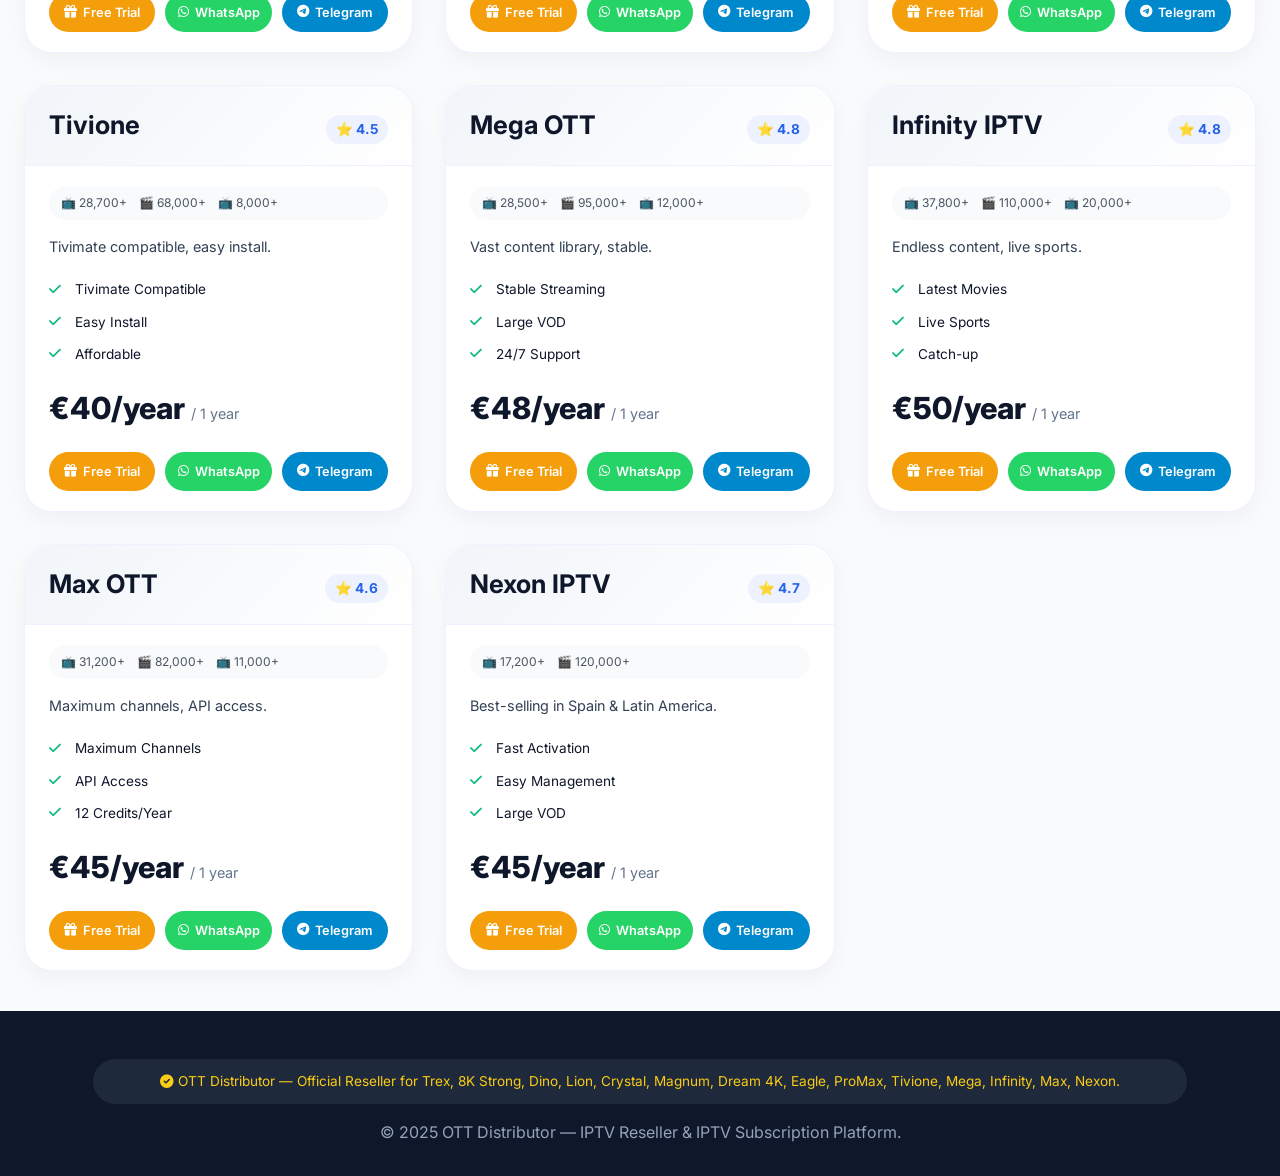
<file: subscription.htm>
<!DOCTYPE html>
<html lang="en">
<head>
  <meta charset="UTF-8">
  <meta name="viewport" content="width=device-width, initial-scale=1.0">
  <title>OTT Distributor | IPTV Subscriptions</title>
  <meta name="description" content="Get premium IPTV subscriptions for Trex, 8K Strong, Dream 4K and more. 1-year plans with 4K/8K streaming, EPG, and 24/7 support.">
  <link href="https://fonts.googleapis.com/css2?family=Inter:opsz,wght@14..32,300;400;500;600;700;800&display=swap" rel="stylesheet">
  <link rel="stylesheet" href="https://cdnjs.cloudflare.com/ajax/libs/font-awesome/6.0.0-beta3/css/all.min.css">
  <style>/* same global styles as reseller.html */</style>
  <style>
    /* Copy all styles from reseller.html (same) */
    * { margin: 0; padding: 0; box-sizing: border-box; }
    body { font-family: 'Inter', sans-serif; background: #f8fafc; color: #0f172a; line-height: 1.5; }
    .container { max-width: 1400px; margin: 0 auto; padding: 0 24px; }
    .header { background: white; box-shadow: 0 1px 3px rgba(0,0,0,0.05); position: sticky; top: 0; z-index: 100; border-bottom: 1px solid #e2e8f0; }
    .nav { display: flex; justify-content: space-between; align-items: center; padding: 16px 24px; max-width: 1400px; margin: 0 auto; flex-wrap: wrap; gap: 16px; }
    .logo { font-size: 1.8rem; font-weight: 800; background: linear-gradient(135deg, #0f172a, #3b82f6); -webkit-background-clip: text; background-clip: text; color: transparent; text-decoration: none; }
    .nav-menu { display: flex; gap: 24px; list-style: none; flex-wrap: wrap; }
    .nav-menu a { text-decoration: none; color: #1e293b; font-weight: 500; transition: color 0.2s; font-size: 0.95rem; }
    .nav-menu a:hover, .nav-menu a.active { color: #2563eb; }
    .info-banner { background: linear-gradient(135deg, #eef2ff, #ffffff, #e0e7ff); text-align: center; padding: 48px 24px; border-bottom: 1px solid #e2e8f0; }
    .info-banner h2 { font-size: 2.2rem; font-weight: 800; margin-bottom: 16px; }
    .info-banner p { font-size: 1.1rem; color: #334155; max-width: 700px; margin: 0 auto; }
    .section-title { font-size: 2.2rem; font-weight: 800; margin-bottom: 12px; text-align: center; }
    .section-sub { text-align: center; color: #475569; margin-bottom: 48px; }
    .panels-grid { display: grid; grid-template-columns: repeat(auto-fill, minmax(340px, 1fr)); gap: 32px; margin: 40px 0; }
    .panel-card { background: white; border-radius: 28px; overflow: hidden; box-shadow: 0 8px 20px rgba(0,0,0,0.04); transition: transform 0.2s; border: 1px solid #eef2ff; }
    .panel-card:hover { transform: translateY(-6px); }
    .card-header { background: linear-gradient(135deg, #f1f5f9, #ffffff); padding: 20px 24px; border-bottom: 1px solid #eef2ff; }
    .card-header h3 { font-size: 1.6rem; font-weight: 700; display: flex; justify-content: space-between; align-items: baseline; flex-wrap: wrap; }
    .rating { font-size: 0.85rem; background: #eef2ff; padding: 4px 10px; border-radius: 30px; color: #2563eb; }
    .card-body { padding: 20px 24px; }
    .description { color: #334155; margin-bottom: 16px; font-size: 0.9rem; }
    .stats { display: flex; flex-wrap: wrap; gap: 12px; font-size: 0.75rem; color: #4b5563; margin-bottom: 16px; background: #f8fafc; padding: 8px 12px; border-radius: 20px; }
    .price { font-size: 1.9rem; font-weight: 800; color: #0f172a; margin: 12px 0; }
    .price small { font-size: 0.9rem; font-weight: 400; color: #64748b; }
    .features { list-style: none; margin: 16px 0; }
    .features li { padding: 6px 0; font-size: 0.85rem; display: flex; align-items: center; gap: 8px; }
    .features li i.fa-check { color: #10b981; width: 18px; }
    .btn-group { display: flex; flex-wrap: wrap; gap: 10px; margin-top: 20px; }
    .btn-wa, .btn-tg, .btn-trial { flex: 1; min-width: 100px; padding: 10px 12px; border-radius: 40px; font-weight: 600; font-size: 0.8rem; text-align: center; text-decoration: none; display: inline-flex; align-items: center; justify-content: center; gap: 6px; transition: transform 0.2s; cursor: pointer; border: none; }
    .btn-wa { background: #25D366; color: white; }
    .btn-tg { background: #0088cc; color: white; }
    .btn-trial { background: #f59e0b; color: white; }
    .btn-wa:hover, .btn-tg:hover, .btn-trial:hover { transform: translateY(-2px); opacity: 0.9; }
    footer { background: #0f172a; color: #94a3b8; text-align: center; padding: 32px; margin-top: 40px; }
    .official-text { background: #1e293b; padding: 12px; border-radius: 40px; margin: 16px auto; max-width: 90%; font-size: 0.85rem; color: #facc15; }
    @media (max-width: 768px) { .nav { flex-direction: column; } .nav-menu { justify-content: center; gap: 16px; } .panels-grid { grid-template-columns: 1fr; } .btn-group { flex-direction: column; } .btn-wa, .btn-tg, .btn-trial { width: 100%; } }
  </style>
</head>
<body>
<header class="header">
  <div class="nav">
    <a href="index.html" class="logo">OTT<span style="color:#3b82f6;">Distributor</span></a>
    <ul class="nav-menu">
      <li><a href="index.html">🏠 Home</a></li>
      <li><a href="reseller.html">👑 Reseller Plans</a></li>
      <li><a href="subscription.html" class="active">📺 Subscriptions</a></li>
      <li><a href="index.html#faq">❓ FAQ</a></li>
      <li><a href="index.html#contact">📞 Contact</a></li>
      <li><a href="blog.html">📝 Blog</a></li>
    </ul>
  </div>
</header>
<div class="info-banner">
  <h2>📺 Premium OTT Subscriptions</h2>
  <p>1-year access with HD/4K streaming, EPG, and 24/7 support.</p>
</div>
<div class="container">
  <div class="panels-grid" id="subscriptionsGrid"></div>
</div>
<footer>
  <div class="official-text"><i class="fas fa-check-circle"></i> OTT Distributor — Official Reseller for Trex, 8K Strong, Dino, Lion, Crystal, Magnum, Dream 4K, Eagle, ProMax, Tivione, Mega, Infinity, Max, Nexon.</div>
  <p>© 2025 OTT Distributor — IPTV Reseller & IPTV Subscription Platform.</p>
</footer>
<script>
  const panels = [
    { name: "Trex IPTV", rating: 4.9, channels: "42,500+", movies: "110,000+", series: "18,500+", description: "Most popular panel with largest library.", features: ["4K/8K Streaming", "Anti-freeze", "M3U + MAG"], subPrice: "€49/year" },
    { name: "8K Strong", rating: 4.9, channels: "34,261+", movies: "123,499+", series: "0", description: "Premium 8K streaming, instant activation.", features: ["8K Streaming", "Global CDN", "Catch-up"], subPrice: "€50/year" },
    { name: "Dino IPTV", rating: 4.5, channels: "29,800+", movies: "75,000+", series: "10,000+", description: "Affordable panel with free trial.", features: ["Affordable", "EPG Support", "Multi-device"], subPrice: "€40/year" },
    { name: "Lion OTT", rating: 4.7, channels: "18,484+", movies: "86,126+", series: "22,555+", description: "Stable streaming, large VOD library.", features: ["Multi-Device", "Large VOD", "24/7 Support"], subPrice: "€45/year" },
    { name: "Crystal OTT", rating: 4.7, channels: "33,500+", movies: "90,000+", series: "13,000+", description: "Clear stream, anti-freeze technology.", features: ["Anti-freeze", "Quick Support", "1 Credit/Year"], subPrice: "€45/year" },
    { name: "Magnum OTT", rating: 4.8, channels: "21,141+", movies: "106,175+", series: "0", description: "Very stable for USA/Canada.", features: ["USA Stable", "Free Apps", "High Uptime"], subPrice: "€45/year" },
    { name: "Dream 4K", rating: 4.9, channels: "39,800+", movies: "102,000+", series: "18,000+", description: "Ultra HD 4K/8K, Dolby Audio.", features: ["4K/8K", "No Buffering", "PPV Events"], subPrice: "€55/year" },
    { name: "Eagle IPTV", rating: 4.7, channels: "12,620+", movies: "42,005+", series: "9,419+", description: "Stable streaming, fast activation.", features: ["Fast Activation", "Catch-up", "Reseller Friendly"], subPrice: "€40/year" },
    { name: "ProMax", rating: 4.8, channels: "36,200+", movies: "95,000+", series: "14,000+", description: "Max speed CDN, auto setup.", features: ["Max Speed CDN", "Auto Setup", "PPV Events"], subPrice: "€45/year" },
    { name: "Tivione", rating: 4.5, channels: "28,700+", movies: "68,000+", series: "8,000+", description: "Tivimate compatible, easy install.", features: ["Tivimate Compatible", "Easy Install", "Affordable"], subPrice: "€40/year" },
    { name: "Mega OTT", rating: 4.8, channels: "28,500+", movies: "95,000+", series: "12,000+", description: "Vast content library, stable.", features: ["Stable Streaming", "Large VOD", "24/7 Support"], subPrice: "€48/year" },
    { name: "Infinity IPTV", rating: 4.8, channels: "37,800+", movies: "110,000+", series: "20,000+", description: "Endless content, live sports.", features: ["Latest Movies", "Live Sports", "Catch-up"], subPrice: "€50/year" },
    { name: "Max OTT", rating: 4.6, channels: "31,200+", movies: "82,000+", series: "11,000+", description: "Maximum channels, API access.", features: ["Maximum Channels", "API Access", "12 Credits/Year"], subPrice: "€45/year" },
    { name: "Nexon IPTV", rating: 4.7, channels: "17,200+", movies: "120,000+", series: "0", description: "Best-selling in Spain & Latin America.", features: ["Fast Activation", "Easy Management", "Large VOD"], subPrice: "€45/year" }
  ];
  function createSubscriptionCard(p) {
    const trialMsg = `Hello, I would like to request a FREE TRIAL for ${p.name}. Please provide access. Thank you!`;
    return `<div class="panel-card"><div class="card-header"><h3>${p.name} <span class="rating">⭐ ${p.rating}</span></h3></div><div class="card-body"><div class="stats"><span>📺 ${p.channels}</span><span>🎬 ${p.movies}</span>${p.series !== "0" ? `<span>📺 ${p.series}</span>` : ''}</div><div class="description">${p.description}</div><ul class="features">${p.features.map(f => `<li><i class="fas fa-check"></i> ${f}</li>`).join('')}</ul><div class="price">${p.subPrice} <small>/ 1 year</small></div><div class="btn-group"><a href="https://wa.me/212670969192?text=${encodeURIComponent(trialMsg)}" target="_blank" class="btn-trial"><i class="fas fa-gift"></i> Free Trial</a><a href="https://wa.me/212670969192?text=Hello%2C%20I%20want%20to%20subscribe%20to%20${encodeURIComponent(p.name)}%20for%20${encodeURIComponent(p.subPrice)}.%20Please%20send%20payment%20details." target="_blank" class="btn-wa"><i class="fab fa-whatsapp"></i> WhatsApp</a><a href="https://t.me/OTTDistributor?text=Hello%2C%20I%20want%20to%20subscribe%20to%20${encodeURIComponent(p.name)}%20for%20${encodeURIComponent(p.subPrice)}." target="_blank" class="btn-tg"><i class="fab fa-telegram"></i> Telegram</a></div></div></div>`;
  }
  document.getElementById('subscriptionsGrid').innerHTML = panels.map(p => createSubscriptionCard(p)).join('');
</script>
</body>
</html>
</file>
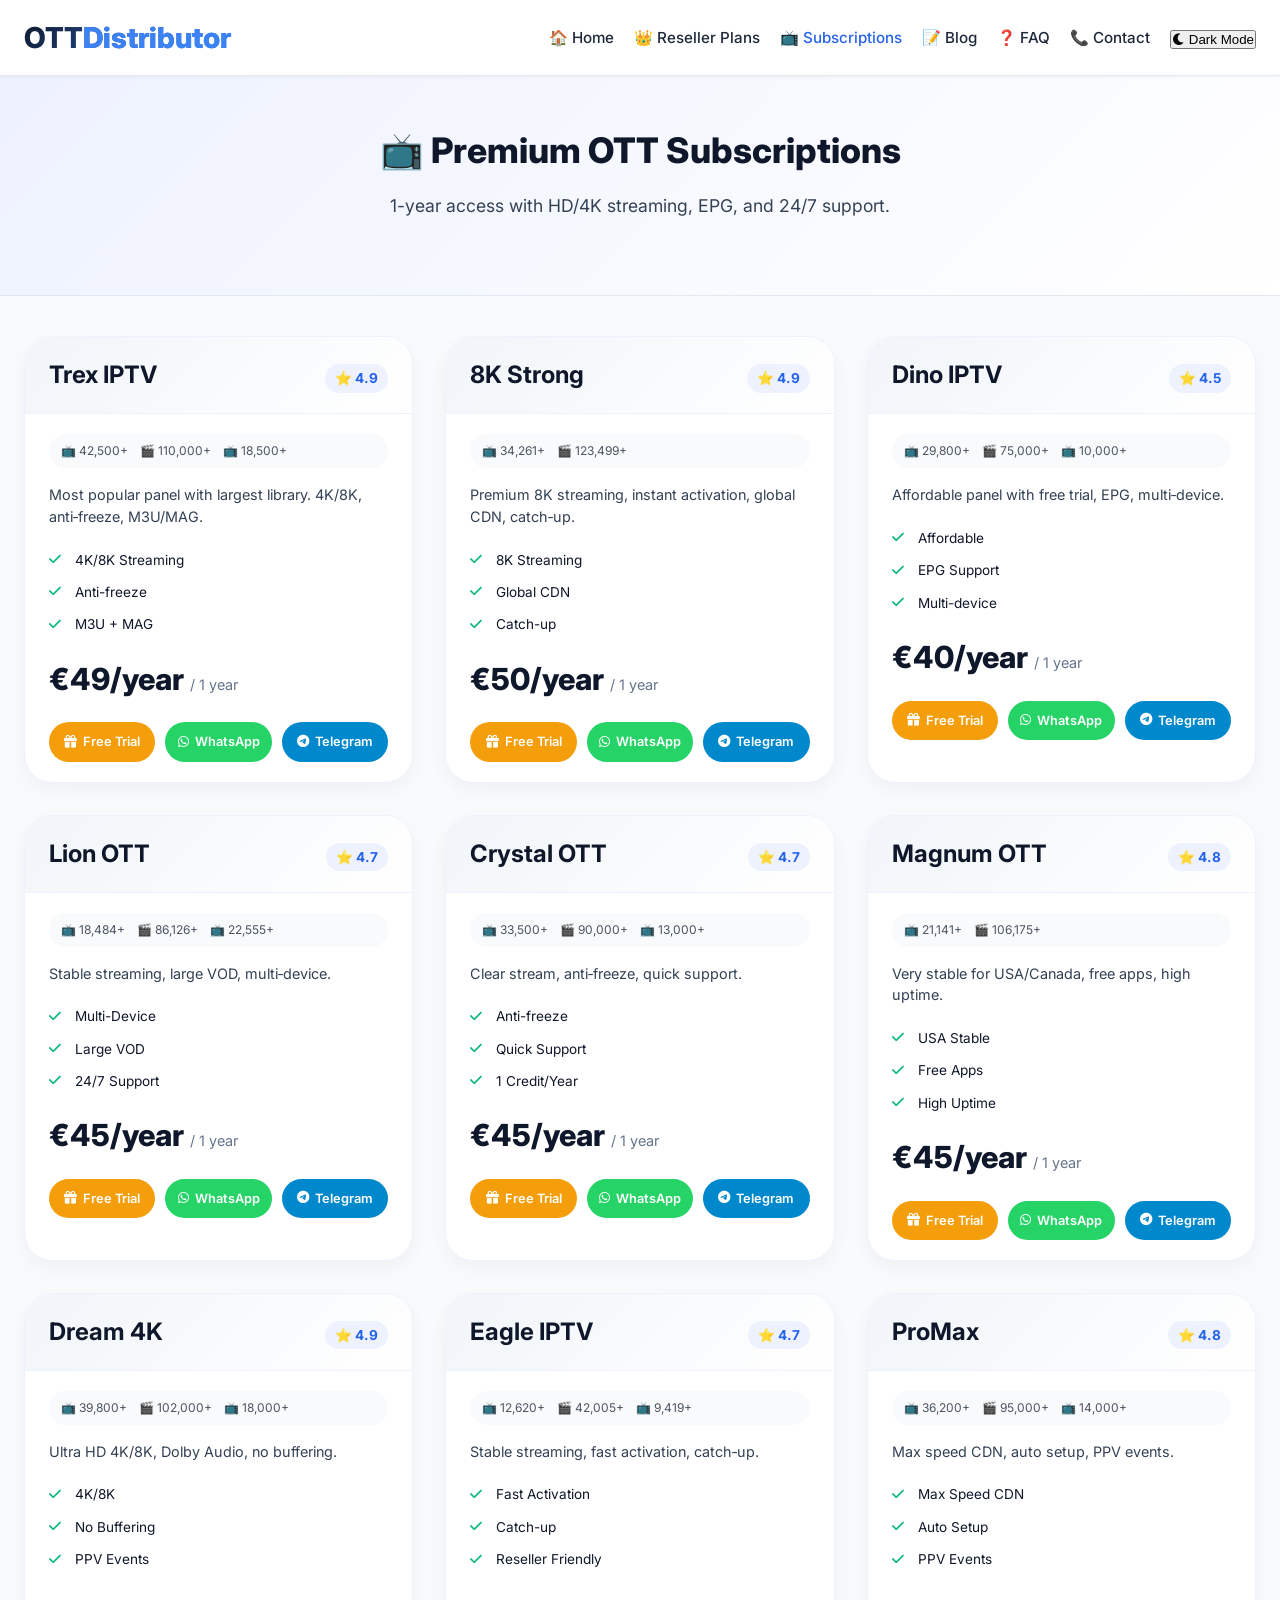
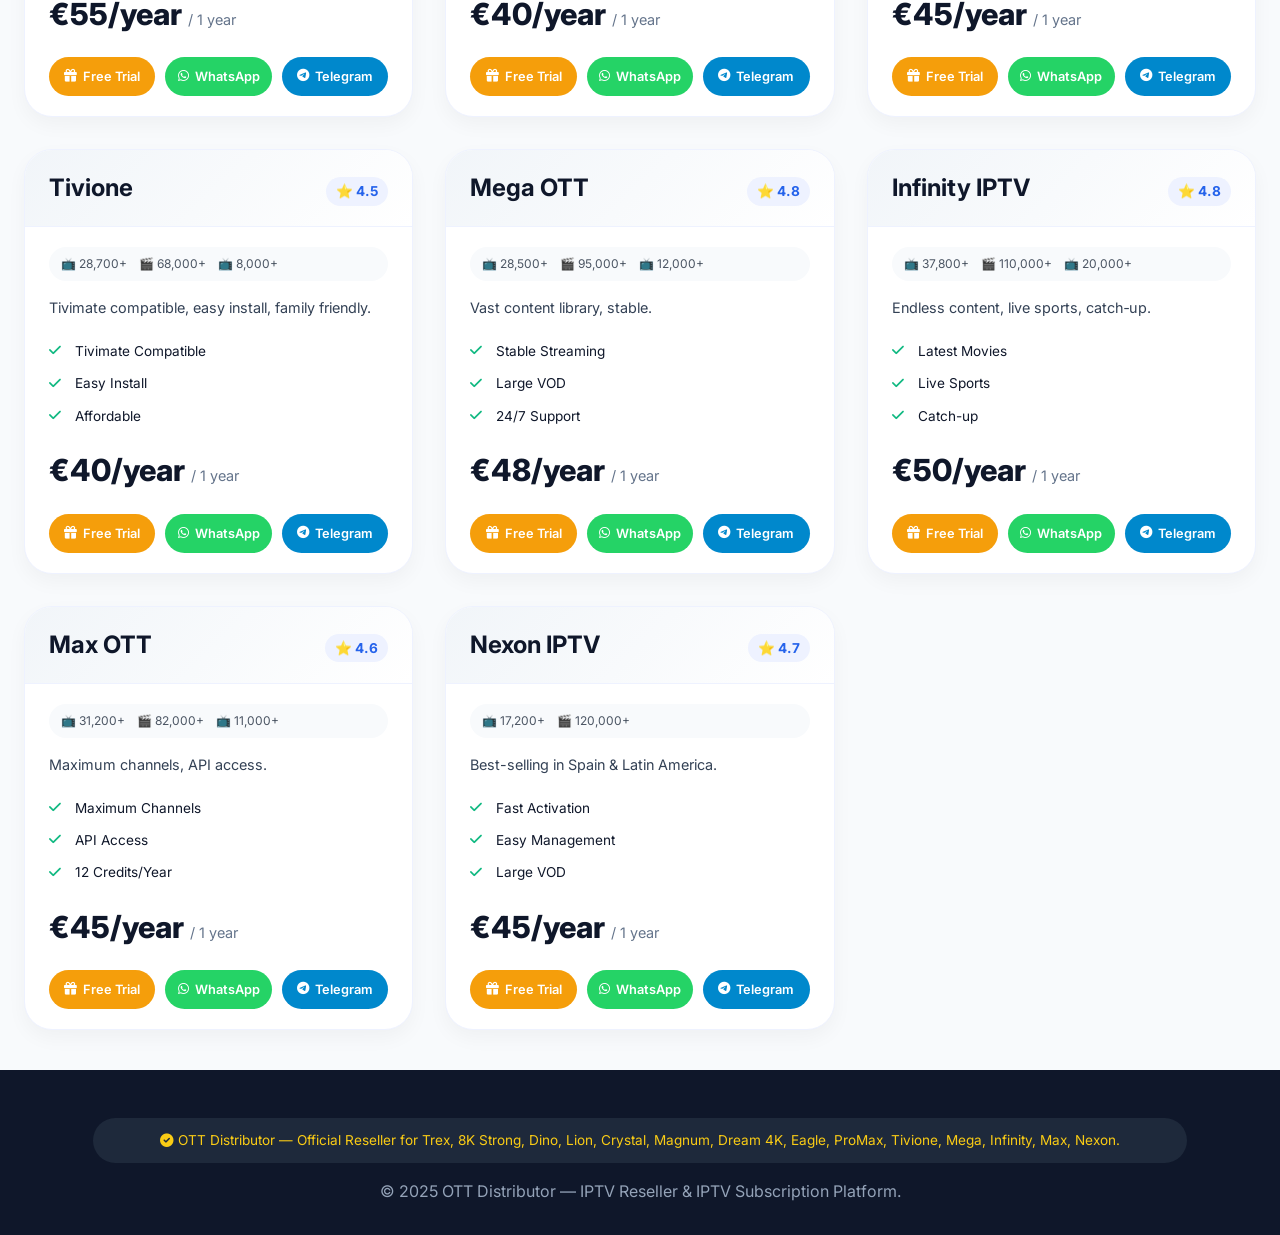
<file: subscription.html>
<!DOCTYPE html>
<html lang="en">
<head>
  <meta charset="UTF-8">
  <meta name="viewport" content="width=device-width, initial-scale=1.0">
  <title>OTT Distributor | IPTV Subscriptions</title>
  <meta name="description" content="Get premium IPTV subscriptions for Trex, 8K Strong, Dream 4K and more. 1-year plans with 4K/8K streaming, EPG, and 24/7 support.">
  <link href="https://fonts.googleapis.com/css2?family=Inter:opsz,wght@14..32,300;400;500;600;700;800&display=swap" rel="stylesheet">
  <link rel="stylesheet" href="https://cdnjs.cloudflare.com/ajax/libs/font-awesome/6.0.0-beta3/css/all.min.css">
  <link rel="stylesheet" href="style.css">
  <script src="script.js" defer></script>
</head>
<body>
<header class="header">
  <div class="nav">
    <a href="index.html" class="logo"><span>OTT<span style="color:#3b82f6;">Distributor</span></span></a>
    <button class="mobile-menu-btn" id="mobileMenuBtn"><i class="fas fa-bars"></i></button>
    <ul class="nav-menu" id="navMenu">
      <li><a href="index.html">🏠 Home</a></li>
      <li><a href="reseller.html">👑 Reseller Plans</a></li>
      <li><a href="subscription.html" class="active">📺 Subscriptions</a></li>
      <li><a href="blog.html">📝 Blog</a></li>
      <li><a href="faq.html">❓ FAQ</a></li>
      <li><a href="contact.html">📞 Contact</a></li>
    </ul>
  </div>
</header>

<div id="mobileMenuOverlay" class="mobile-menu-overlay"></div>
<div id="menuBackdrop" class="menu-backdrop"></div>

<div class="info-banner">
  <h2>📺 Premium OTT Subscriptions</h2>
  <p>1-year access with HD/4K streaming, EPG, and 24/7 support.</p>
</div>

<div class="container">
  <div class="panels-grid" id="subscriptionsGrid"></div>
</div>

<footer>
  <div class="official-text"><i class="fas fa-check-circle"></i> OTT Distributor — Official Reseller for Trex, 8K Strong, Dino, Lion, Crystal, Magnum, Dream 4K, Eagle, ProMax, Tivione, Mega, Infinity, Max, Nexon.</div>
  <p>© 2025 OTT Distributor — IPTV Reseller & IPTV Subscription Platform.</p>
</footer>

<script src="panels-data.js"></script>
<script>
  function createSubscriptionCard(p) {
    const trialMsg = `Hello, I would like to request a FREE TRIAL for ${p.name}. Please provide access. Thank you!`;
    return `<div class="panel-card"><div class="card-header"><h3>${p.name} <span class="rating">⭐ ${p.rating}</span></h3></div><div class="card-body"><div class="stats"><span>📺 ${p.channels}</span><span>🎬 ${p.movies}</span>${p.series !== "0" ? `<span>📺 ${p.series}</span>` : ''}</div><div class="description">${p.description}</div><ul class="features">${p.features.map(f => `<li><i class="fas fa-check"></i> ${f}</li>`).join('')}</ul><div class="price">${p.subPrice} <small>/ 1 year</small></div><div class="btn-group"><a href="https://wa.me/212670969192?text=${encodeURIComponent(trialMsg)}" target="_blank" class="btn-trial"><i class="fas fa-gift"></i> Free Trial</a><a href="https://wa.me/212670969192?text=Hello%2C%20I%20want%20to%20subscribe%20to%20${encodeURIComponent(p.name)}%20for%20${encodeURIComponent(p.subPrice)}.%20Please%20send%20payment%20details." target="_blank" class="btn-wa"><i class="fab fa-whatsapp"></i> WhatsApp</a><a href="https://t.me/OTTDistributor?text=Hello%2C%20I%20want%20to%20subscribe%20to%20${encodeURIComponent(p.name)}%20for%20${encodeURIComponent(p.subPrice)}." target="_blank" class="btn-tg"><i class="fab fa-telegram"></i> Telegram</a></div></div></div>`;
  }
  const subsGrid = document.getElementById('subscriptionsGrid');
  if (subsGrid && typeof panels !== 'undefined') {
    subsGrid.innerHTML = panels.map(p => createSubscriptionCard(p)).join('');
  }
</script>
</body>
</html>
</file>
<file: style.css>
* {
  margin: 0;
  padding: 0;
  box-sizing: border-box;
}

body {
  font-family: 'Inter', sans-serif;
  background: #f8fafc;
  color: #0f172a;
  line-height: 1.5;
  transition: background 0.3s, color 0.3s;
}

body.dark-mode {
  background: #0f172a;
  color: #e2e8f0;
}

.container {
  max-width: 1400px;
  margin: 0 auto;
  padding: 0 24px;
}

/* Header */
.header {
  background: white;
  box-shadow: 0 1px 3px rgba(0,0,0,0.05);
  position: sticky;
  top: 0;
  z-index: 100;
  border-bottom: 1px solid #e2e8f0;
  transition: background 0.3s, border-color 0.3s;
}

body.dark-mode .header {
  background: #1e293b;
  border-bottom-color: #334155;
}

.nav {
  display: flex;
  justify-content: space-between;
  align-items: center;
  padding: 16px 24px;
  max-width: 1400px;
  margin: 0 auto;
  flex-wrap: wrap;
  gap: 16px;
}

.logo {
  font-size: 1.8rem;
  font-weight: 800;
  background: linear-gradient(135deg, #0f172a, #3b82f6);
  -webkit-background-clip: text;
  background-clip: text;
  color: transparent;
  text-decoration: none;
}

body.dark-mode .logo {
  background: linear-gradient(135deg, #e2e8f0, #60a5fa);
  -webkit-background-clip: text;
  background-clip: text;
}

.nav-menu {
  display: flex;
  gap: 20px;
  list-style: none;
  flex-wrap: wrap;
  align-items: center;
}

.nav-menu a {
  text-decoration: none;
  color: #1e293b;
  font-weight: 500;
  transition: color 0.2s;
  font-size: 0.95rem;
}

body.dark-mode .nav-menu a {
  color: #cbd5e1;
}

.nav-menu a:hover, .nav-menu a.active {
  color: #2563eb;
}

.mobile-menu-btn {
  display: none;
  background: none;
  border: none;
  font-size: 1.5rem;
  cursor: pointer;
  color: #1e293b;
}

body.dark-mode .mobile-menu-btn {
  color: #cbd5e1;
}

.mobile-menu-overlay {
  position: fixed;
  top: 0;
  left: -100%;
  width: 80%;
  max-width: 320px;
  height: 100%;
  background: white;
  z-index: 200;
  transition: left 0.3s ease;
  box-shadow: 2px 0 10px rgba(0,0,0,0.1);
  padding: 80px 24px 24px;
  display: flex;
  flex-direction: column;
  gap: 24px;
}

body.dark-mode .mobile-menu-overlay {
  background: #1e293b;
}

.mobile-menu-overlay.active {
  left: 0;
}

.mobile-menu-overlay a {
  text-decoration: none;
  color: #1e293b;
  font-size: 1.1rem;
  font-weight: 500;
  padding: 8px 0;
  display: block;
}

body.dark-mode .mobile-menu-overlay a {
  color: #cbd5e1;
}

.menu-backdrop {
  position: fixed;
  top: 0;
  left: 0;
  width: 100%;
  height: 100%;
  background: rgba(0,0,0,0.5);
  z-index: 150;
  display: none;
}

.menu-backdrop.active {
  display: block;
}

@media (max-width: 768px) {
  .mobile-menu-btn {
    display: block;
  }
  .nav-menu {
    display: none;
  }
}

@media (min-width: 769px) {
  .mobile-menu-overlay, .menu-backdrop {
    display: none;
  }
}

/* Info Banner */
.info-banner {
  background: linear-gradient(135deg, #eef2ff, #ffffff, #e0e7ff);
  background-size: 200% 200%;
  animation: gradientShift 8s ease infinite;
  text-align: center;
  padding: 48px 24px;
  border-bottom: 1px solid #e2e8f0;
}

body.dark-mode .info-banner {
  background: linear-gradient(135deg, #1e293b, #0f172a, #1e293b);
  border-bottom-color: #334155;
}

@keyframes gradientShift {
  0% { background-position: 0% 50%; }
  50% { background-position: 100% 50%; }
  100% { background-position: 0% 50%; }
}

.info-banner h2 {
  font-size: 2.2rem;
  font-weight: 800;
  margin-bottom: 16px;
  color: #0f172a;
}

body.dark-mode .info-banner h2 {
  color: #f1f5f9;
}

.info-banner p {
  font-size: 1.1rem;
  color: #334155;
  max-width: 700px;
  margin: 0 auto 28px;
}

body.dark-mode .info-banner p {
  color: #94a3b8;
}

.search-bar {
  max-width: 400px;
  margin: 24px auto 0;
}

.search-bar input {
  width: 100%;
  padding: 12px 20px;
  border-radius: 40px;
  border: 1px solid #cbd5e1;
  font-size: 1rem;
}

body.dark-mode .search-bar input {
  background: #1e293b;
  border-color: #475569;
  color: white;
}

/* Buttons */
.banner-buttons {
  display: flex;
  gap: 20px;
  justify-content: center;
  flex-wrap: wrap;
}

.btn-primary, .btn-secondary, .btn-outline {
  padding: 12px 28px;
  border-radius: 40px;
  font-weight: 700;
  font-size: 1rem;
  cursor: pointer;
  transition: transform 0.2s, background 0.2s;
  border: none;
  display: inline-flex;
  align-items: center;
  gap: 10px;
  text-decoration: none;
}

.btn-primary {
  background: #2563eb;
  color: white;
  box-shadow: 0 2px 8px rgba(37,99,235,0.2);
}

.btn-primary:hover {
  background: #1d4ed8;
  transform: translateY(-2px);
}

.btn-secondary {
  background: #0f172a;
  color: white;
}

.btn-secondary:hover {
  background: #1e293b;
  transform: translateY(-2px);
}

.btn-outline {
  background: transparent;
  border: 1.5px solid #2563eb;
  color: #2563eb;
}

.btn-outline:hover {
  background: #2563eb;
  color: white;
  transform: translateY(-2px);
}

body.dark-mode .btn-secondary {
  background: #334155;
}

body.dark-mode .btn-secondary:hover {
  background: #475569;
}

/* Hero Slideshow */
.hero-slideshow {
  position: relative;
  width: 100%;
  height: 500px;
  overflow: hidden;
  background: #0f172a;
}

.slide-hero {
  position: absolute;
  top: 0;
  left: 0;
  width: 100%;
  height: 100%;
  opacity: 0;
  transition: opacity 0.8s ease-in-out;
  display: flex;
  align-items: center;
  justify-content: center;
  text-align: center;
  color: white;
  background-size: cover;
  background-position: center;
}

.slide-hero.active {
  opacity: 1;
  z-index: 2;
}

.slide-content {
  max-width: 800px;
  padding: 0 24px;
  background: rgba(0,0,0,0.5);
  backdrop-filter: blur(4px);
  border-radius: 32px;
  padding: 40px 32px;
}

.slide-content h2 {
  font-size: 3rem;
  font-weight: 800;
  margin-bottom: 16px;
}

.slide-content p {
  font-size: 1.2rem;
  margin-bottom: 24px;
  opacity: 0.9;
}

.slide-content .btn-light {
  background: white;
  color: #0f172a;
  padding: 12px 28px;
  border-radius: 40px;
  text-decoration: none;
  font-weight: 600;
  display: inline-block;
  transition: transform 0.2s;
}

.slide-content .btn-light:hover {
  transform: translateY(-3px);
  background: #f1f5f9;
}

.prev-slide, .next-slide {
  position: absolute;
  top: 50%;
  transform: translateY(-50%);
  background: rgba(0,0,0,0.5);
  color: white;
  border: none;
  font-size: 2rem;
  padding: 12px 18px;
  cursor: pointer;
  z-index: 10;
  border-radius: 50%;
  transition: 0.2s;
}

.prev-slide {
  left: 20px;
}

.next-slide {
  right: 20px;
}

.prev-slide:hover, .next-slide:hover {
  background: rgba(0,0,0,0.8);
}

.dots-hero {
  position: absolute;
  bottom: 20px;
  left: 0;
  right: 0;
  text-align: center;
  z-index: 10;
}

.dot-hero {
  display: inline-block;
  width: 12px;
  height: 12px;
  margin: 0 6px;
  background: rgba(255,255,255,0.5);
  border-radius: 50%;
  cursor: pointer;
  transition: 0.2s;
}

.dot-hero.active {
  background: white;
  transform: scale(1.2);
}

/* Section Titles */
.section-title {
  font-size: 2.2rem;
  font-weight: 800;
  margin-bottom: 12px;
  text-align: center;
}

.section-sub {
  text-align: center;
  color: #475569;
  margin-bottom: 48px;
}

body.dark-mode .section-sub {
  color: #94a3b8;
}

/* Features Grid */
.features-grid {
  display: grid;
  grid-template-columns: repeat(auto-fit, minmax(240px, 1fr));
  gap: 32px;
  margin-bottom: 60px;
}

.feature-card {
  background: white;
  border-radius: 28px;
  padding: 32px 24px;
  text-align: center;
  border: 1px solid #eef2ff;
  transition: transform 0.2s;
}

body.dark-mode .feature-card {
  background: #1e293b;
  border-color: #334155;
}

.feature-card:hover {
  transform: translateY(-5px);
}

.feature-icon {
  font-size: 2.5rem;
  background: #eef2ff;
  width: 70px;
  height: 70px;
  display: flex;
  align-items: center;
  justify-content: center;
  border-radius: 30px;
  margin: 0 auto 20px;
  color: #2563eb;
}

body.dark-mode .feature-icon {
  background: #334155;
  color: #60a5fa;
}

/* Panels Grid & Cards */
.panels-grid {
  display: grid;
  grid-template-columns: repeat(auto-fill, minmax(320px, 1fr));
  gap: 32px;
  margin: 40px 0;
}

.panel-card {
  background: white;
  border-radius: 28px;
  overflow: hidden;
  box-shadow: 0 8px 20px rgba(0,0,0,0.04);
  transition: transform 0.2s, box-shadow 0.2s;
  border: 1px solid #eef2ff;
}

body.dark-mode .panel-card {
  background: #1e293b;
  border-color: #334155;
}

.panel-card:hover {
  transform: translateY(-6px);
  box-shadow: 0 20px 30px -12px rgba(0,0,0,0.12);
}

.card-header {
  background: linear-gradient(135deg, #f1f5f9, #ffffff);
  padding: 20px 24px;
  border-bottom: 1px solid #eef2ff;
}

body.dark-mode .card-header {
  background: #2d3748;
  border-bottom-color: #475569;
}

.card-header h3 {
  font-size: 1.5rem;
  font-weight: 700;
  display: flex;
  justify-content: space-between;
  align-items: baseline;
  flex-wrap: wrap;
}

.rating {
  font-size: 0.85rem;
  background: #eef2ff;
  padding: 4px 10px;
  border-radius: 30px;
  color: #2563eb;
}

body.dark-mode .rating {
  background: #334155;
  color: #60a5fa;
}

.card-body {
  padding: 20px 24px;
}

.description {
  color: #334155;
  margin-bottom: 16px;
  font-size: 0.9rem;
}

body.dark-mode .description {
  color: #cbd5e1;
}

.stats {
  display: flex;
  flex-wrap: wrap;
  gap: 12px;
  font-size: 0.75rem;
  color: #4b5563;
  margin-bottom: 16px;
  background: #f8fafc;
  padding: 8px 12px;
  border-radius: 20px;
}

body.dark-mode .stats {
  background: #0f172a;
  color: #94a3b8;
}

.price {
  font-size: 1.9rem;
  font-weight: 800;
  color: #0f172a;
  margin: 12px 0;
}

body.dark-mode .price {
  color: #facc15;
}

.price small {
  font-size: 0.9rem;
  font-weight: 400;
  color: #64748b;
}

.features {
  list-style: none;
  margin: 16px 0;
}

.features li {
  padding: 6px 0;
  font-size: 0.85rem;
  display: flex;
  align-items: center;
  gap: 8px;
}

.features li i.fa-check {
  color: #10b981;
  width: 18px;
}

.btn-group {
  display: flex;
  flex-wrap: wrap;
  gap: 10px;
  margin-top: 20px;
}

.btn-wa, .btn-tg, .btn-trial {
  flex: 1;
  min-width: 90px;
  padding: 10px 12px;
  border-radius: 40px;
  font-weight: 600;
  font-size: 0.8rem;
  text-align: center;
  text-decoration: none;
  display: inline-flex;
  align-items: center;
  justify-content: center;
  gap: 6px;
  transition: transform 0.2s;
  cursor: pointer;
  border: none;
}

.btn-wa {
  background: #25D366;
  color: white;
}

.btn-tg {
  background: #0088cc;
  color: white;
}

.btn-trial {
  background: #f59e0b;
  color: white;
}

.btn-wa:hover, .btn-tg:hover, .btn-trial:hover {
  transform: translateY(-2px);
  opacity: 0.9;
}

/* FAQ */
.faq-grid {
  max-width: 900px;
  margin: 0 auto;
}

.faq-item {
  border-bottom: 1px solid #e2e8f0;
  padding: 16px 0;
}

body.dark-mode .faq-item {
  border-bottom-color: #334155;
}

.faq-question {
  font-weight: 700;
  font-size: 1.1rem;
  display: flex;
  justify-content: space-between;
  align-items: center;
  cursor: pointer;
  padding: 8px 0;
}

.faq-question i {
  transition: transform 0.3s;
  color: #3b82f6;
}

.faq-answer {
  max-height: 0;
  overflow: hidden;
  transition: max-height 0.3s ease;
  color: #475569;
  padding-right: 24px;
}

body.dark-mode .faq-answer {
  color: #94a3b8;
}

.faq-answer.active {
  max-height: 300px;
  padding-bottom: 12px;
}

/* Contact */
.contact-card {
  max-width: 800px;
  margin: 0 auto;
  background: white;
  border-radius: 32px;
  padding: 40px;
  box-shadow: 0 8px 20px rgba(0,0,0,0.05);
}

body.dark-mode .contact-card {
  background: #1e293b;
}

.contact-info {
  display: flex;
  flex-direction: column;
  gap: 24px;
  margin-bottom: 32px;
}

.contact-item {
  display: flex;
  align-items: center;
  gap: 16px;
}

.contact-item i {
  font-size: 2rem;
}

.contact-item a {
  color: #2563eb;
  text-decoration: none;
}

.contact-form {
  display: flex;
  flex-direction: column;
  gap: 16px;
}

.contact-form input, .contact-form textarea {
  padding: 14px;
  border-radius: 40px;
  border: 1px solid #e2e8f0;
  font-family: inherit;
}

body.dark-mode .contact-form input,
body.dark-mode .contact-form textarea {
  background: #0f172a;
  border-color: #475569;
  color: white;
}

.contact-form textarea {
  border-radius: 24px;
}

/* Footer */
footer {
  background: #0f172a;
  color: #94a3b8;
  text-align: center;
  padding: 32px;
  margin-top: 40px;
}

body.dark-mode footer {
  background: #020617;
}

.official-text {
  background: #1e293b;
  padding: 12px;
  border-radius: 40px;
  margin: 16px auto;
  max-width: 90%;
  font-size: 0.85rem;
  color: #facc15;
}

body.dark-mode .official-text {
  background: #334155;
}

/* Blog Modal */
.blog-modal {
  display: none;
  position: fixed;
  z-index: 1000;
  left: 0;
  top: 0;
  width: 100%;
  height: 100%;
  background-color: rgba(0,0,0,0.8);
  backdrop-filter: blur(5px);
  align-items: center;
  justify-content: center;
}

.blog-modal-content {
  background: white;
  max-width: 800px;
  width: 90%;
  max-height: 85vh;
  overflow-y: auto;
  border-radius: 32px;
  padding: 32px;
  position: relative;
  box-shadow: 0 20px 40px rgba(0,0,0,0.2);
}

body.dark-mode .blog-modal-content {
  background: #1e293b;
  color: #e2e8f0;
}

.blog-modal-close {
  position: absolute;
  right: 24px;
  top: 20px;
  font-size: 28px;
  font-weight: bold;
  cursor: pointer;
  transition: 0.2s;
}

.blog-modal-close:hover {
  color: #2563eb;
}

.blog-modal h3 {
  font-size: 1.8rem;
  margin-bottom: 16px;
  padding-right: 30px;
}

.blog-modal-date {
  color: #64748b;
  margin-bottom: 20px;
  font-size: 0.9rem;
}

.blog-modal-body {
  line-height: 1.6;
  font-size: 1rem;
}

.blog-modal-body p {
  margin-bottom: 16px;
}

/* Responsive */
@media (max-width: 768px) {
  .info-banner h2 {
    font-size: 1.6rem;
  }
  .hero-slideshow {
    height: 450px;
  }
  .slide-content h2 {
    font-size: 1.8rem;
  }
  .slide-content p {
    font-size: 1rem;
  }
  .prev-slide, .next-slide {
    font-size: 1.5rem;
    padding: 8px 12px;
  }
  .panels-grid {
    grid-template-columns: 1fr;
  }
  .btn-group {
    flex-direction: column;
  }
  .btn-wa, .btn-tg, .btn-trial {
    width: 100%;
  }
}
</file>
